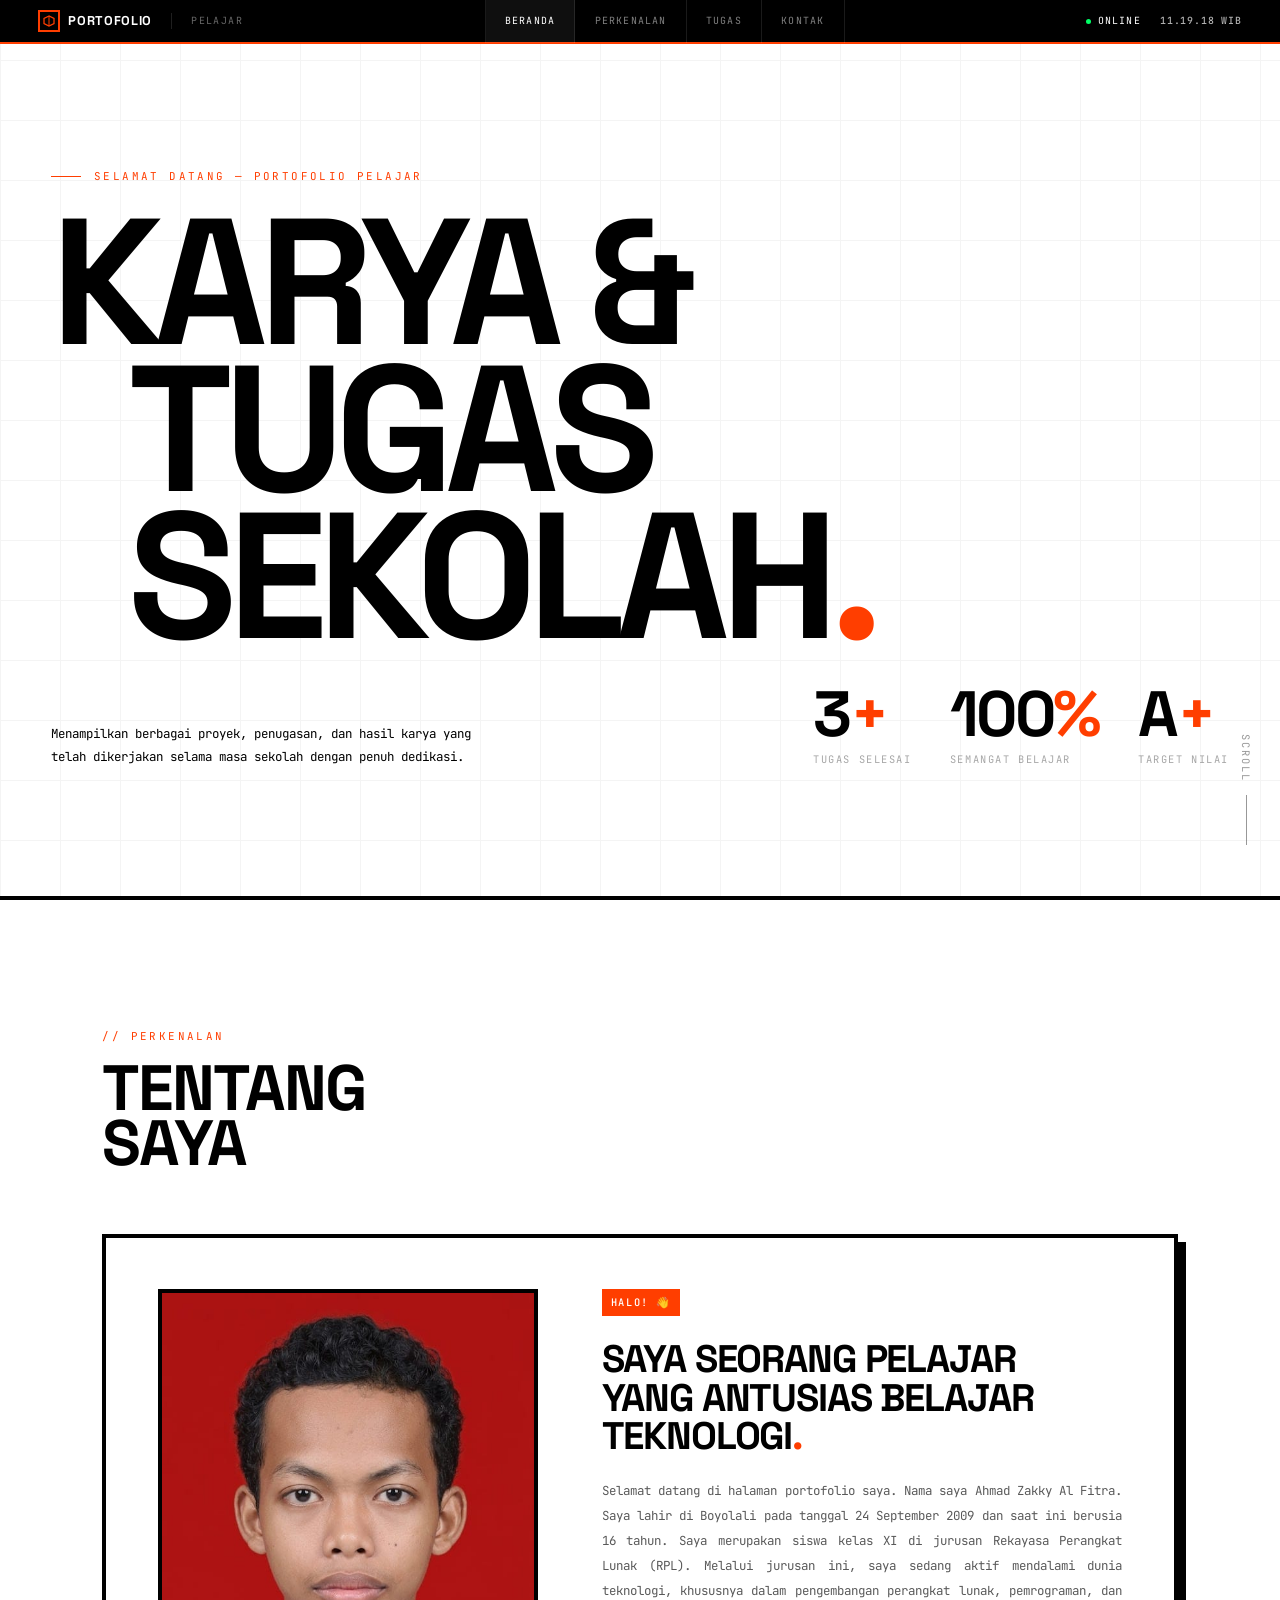
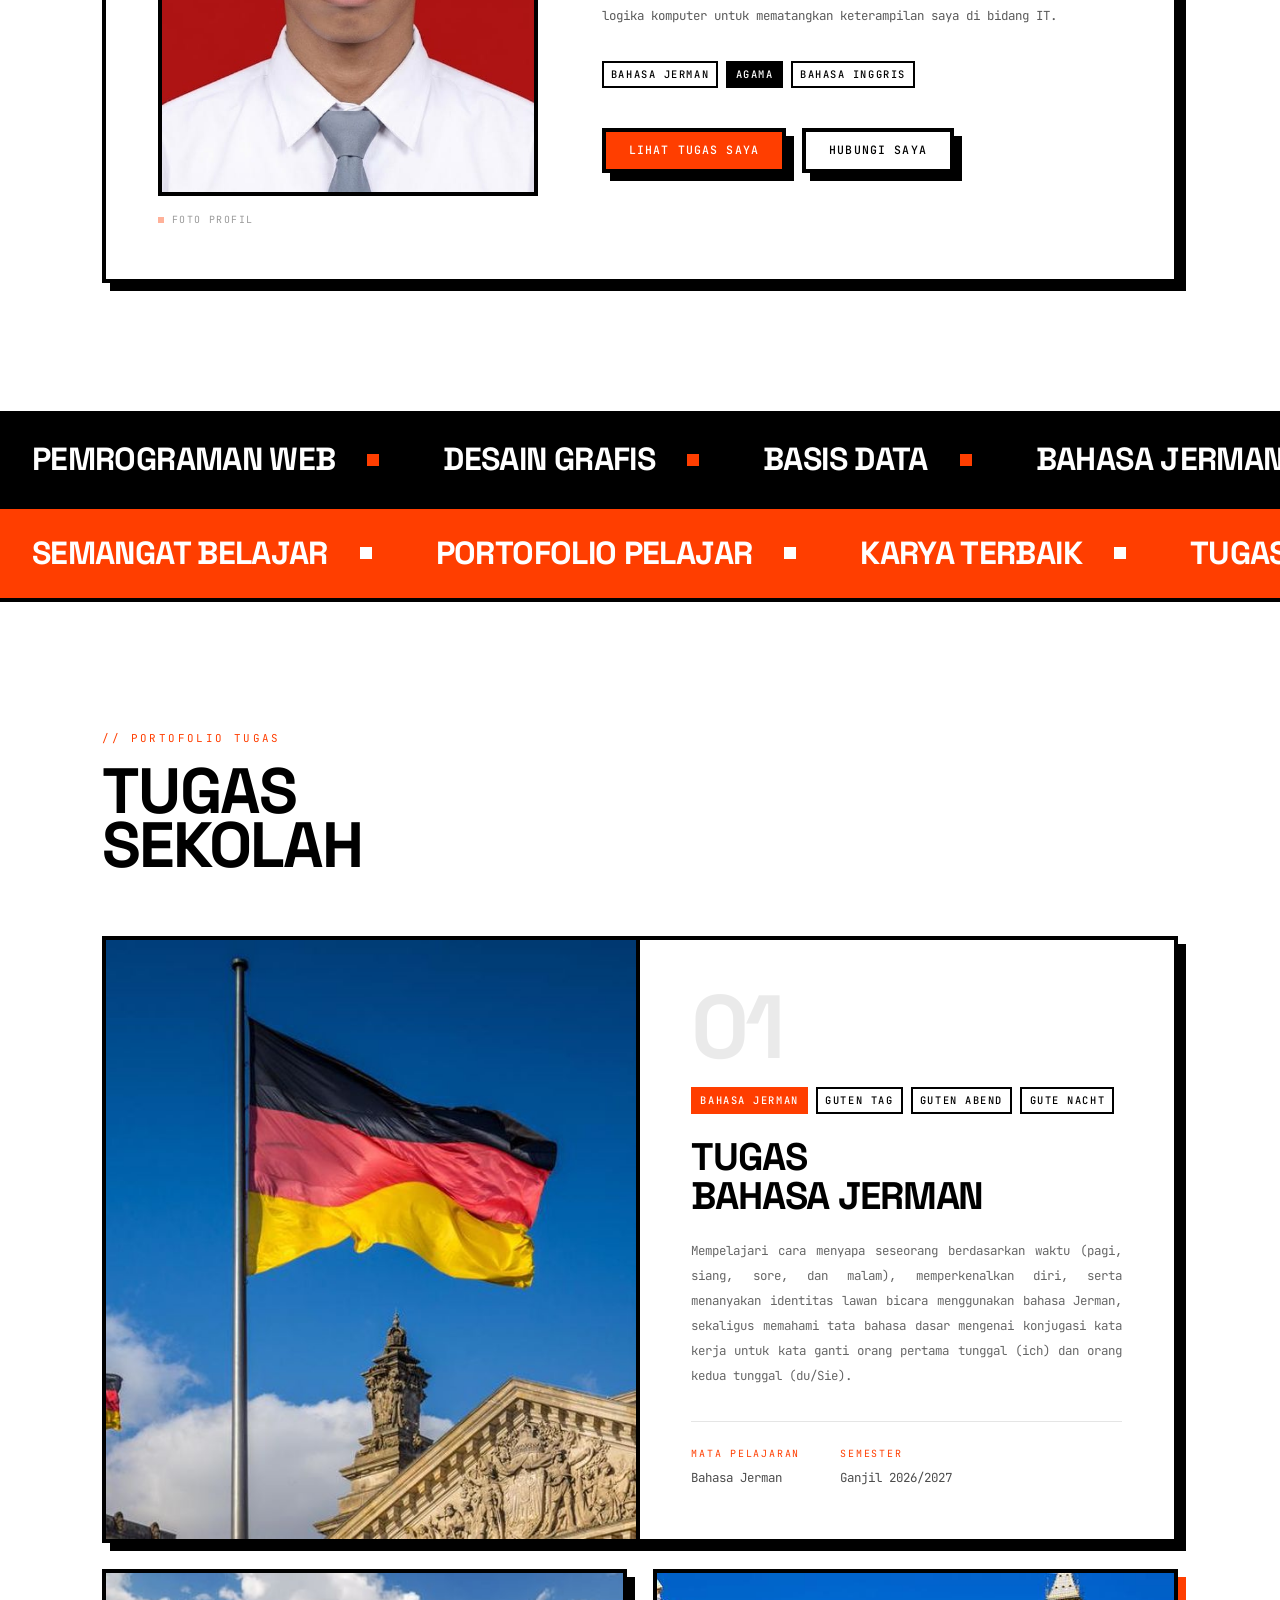
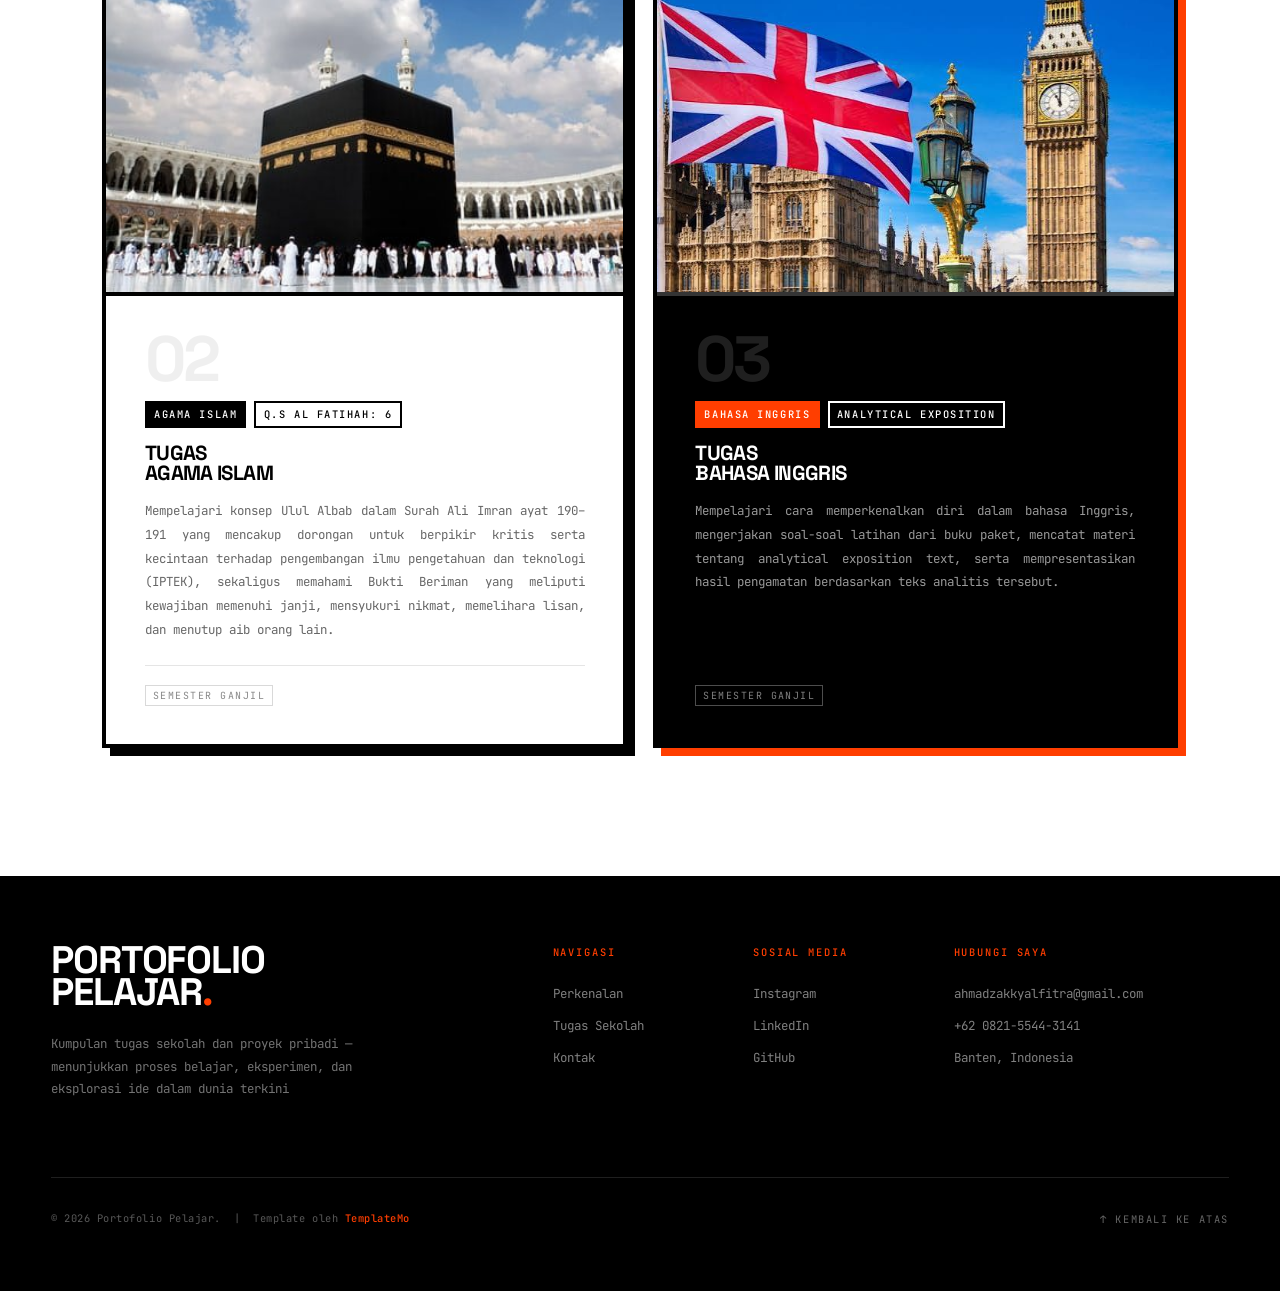
<file: index.html>
<!doctype html>
<html lang="id">
  <head>
    <meta charset="UTF-8" />
    <meta name="viewport" content="width=device-width, initial-scale=1.0" />
    <title>Portofolio Pelajar — Karya & Tugas Sekolah</title>
    <meta
      name="description"
      content="Portofolio pelajar yang menampilkan berbagai proyek, penugasan, dan hasil karya selama masa sekolah."
    />
    <link rel="preconnect" href="https://fonts.googleapis.com" />
    <link rel="preconnect" href="https://fonts.gstatic.com" crossorigin />
    <link
      href="https://fonts.googleapis.com/css2?family=JetBrains+Mono:wght@400;500&family=Space+Grotesk:wght@400;700&display=swap"
      rel="stylesheet"
    />
    <link rel="stylesheet" href="css/templatemo-axis-industrial.css" />
    <link rel="stylesheet" href="css/templatemo-axis-main-page.css" />
    <!--

TemplateMo 619 Axis Industrial

https://templatemo.com/tm-619-axis-industrial

-->
  </head>
  <body>
    <!-- ====== HEADER ====== -->
    <header class="header">
      <div class="header__inner">
        <div class="header__left">
          <a
            href="index.html"
            class="header__logo"
            aria-label="Beranda Portofolio"
          >
            <span class="header__logo-mark">
              <svg
                viewBox="0 0 24 24"
                fill="none"
                xmlns="http://www.w3.org/2000/svg"
              >
                <path
                  d="M12 2L2 7V17L12 22L22 17V7L12 2Z"
                  stroke="#FF3E00"
                  stroke-width="2.5"
                />
                <line
                  x1="12"
                  y1="2"
                  x2="12"
                  y2="22"
                  stroke="#FF3E00"
                  stroke-width="2"
                />
              </svg>
            </span>
            Portofolio
          </a>
          <span class="header__sep"></span>
          <span class="header__product">Pelajar</span>
        </div>
        <nav class="header__nav" id="headerNav">
          <a href="index.html" class="active">Beranda</a>
          <a href="#about">Perkenalan</a>
          <a href="#projects">Tugas</a>
          <a href="#contact">Kontak</a>
        </nav>
        <div class="header__right">
          <div class="header__status">
            <span class="header__status-dot"></span><span>Online</span>
          </div>
          <div class="header__clock" id="utcClock">--:--:-- WIB</div>
        </div>
        <button
          class="header__burger"
          id="headerBurger"
          aria-label="Toggle navigation"
          aria-expanded="false"
        >
          <span></span><span></span><span></span>
        </button>
      </div>
    </header>

    <!-- ====== HERO ====== -->
    <section class="hero">
      <div class="hero__grid hero__grid--dense" aria-hidden="true"></div>
      <div class="hero__label reveal">Selamat Datang — Portofolio Pelajar</div>
      <h1 class="hero__title">
        <span class="line">Karya &</span>
        <span class="line line--indent"
          >Tugas Sekolah<span class="accent-dot">.</span></span
        >
      </h1>
      <div class="hero__bottom">
        <p class="hero__desc reveal">
          Menampilkan berbagai proyek, penugasan, dan hasil karya yang telah
          dikerjakan selama masa sekolah dengan penuh dedikasi.
        </p>
        <div class="hero__stats reveal">
          <div>
            <div class="hero__stat-num">3<span class="accent">+</span></div>
            <div class="hero__stat-label">Tugas Selesai</div>
          </div>
          <div>
            <div class="hero__stat-num">100<span class="accent">%</span></div>
            <div class="hero__stat-label">Semangat Belajar</div>
          </div>
          <div>
            <div class="hero__stat-num">A<span class="accent">+</span></div>
            <div class="hero__stat-label">Target Nilai</div>
          </div>
        </div>
      </div>
      <div class="hero__scroll-cue" aria-hidden="true">Scroll</div>
    </section>

    <!-- ====== PERKENALAN / ABOUT ====== -->
    <section class="section" id="about">
      <div class="container">
        <div class="section__header reveal">
          <div class="section__eyebrow">// Perkenalan</div>
          <h2 class="section__title">Tentang<br />Saya</h2>
        </div>
        <div class="intro reveal">
          <div class="intro__photo">
            <div class="intro__photo-frame">
              <div class="intro__photo-placeholder">
                <svg
                  viewBox="0 0 80 80"
                  fill="none"
                  xmlns="http://www.w3.org/2000/svg"
                  width="80"
                  height="80"
                >
                  <circle
                    cx="40"
                    cy="30"
                    r="14"
                    stroke="currentColor"
                    stroke-width="2.5"
                  />
                  <path
                    d="M12 68C12 54.745 22.745 44 36 44H44C57.255 44 68 54.745 68 68"
                    stroke="currentColor"
                    stroke-width="2.5"
                    stroke-linecap="round"
                  />
                </svg>
                <span>FOTO ANDA </span>

                <img
                  src="GAMBAR\WhatsApp Image 2026-07-28 at 07.51.30.jpeg"
                  alt="Foto Profil"
                />
              </div>
              <!-- Ganti placeholder di atas dengan tag img berikut:
                    <img src="images/foto-profil.jpg" alt="Foto Profil"> -->
            </div>
            <div class="intro__photo-label">
              <span class="intro__photo-dot"></span>
              Foto Profil
            </div>
          </div>
          <div class="intro__content">
            <div class="intro__greeting">
              <span class="tag tag--safety">Halo! 👋</span>
            </div>
            <h3 class="intro__name">
              Saya seorang pelajar<br />yang antusias belajar<br />teknologi<span
                class="accent"
                >.</span
              >
            </h3>
            <p class="intro__bio" style="text-align: justify">
              Selamat datang di halaman portofolio saya. Nama saya Ahmad Zakky
              Al Fitra. Saya lahir di Boyolali pada tanggal 24 September 2009
              dan saat ini berusia 16 tahun. Saya merupakan siswa kelas XI di
              jurusan Rekayasa Perangkat Lunak (RPL). Melalui jurusan ini, saya
              sedang aktif mendalami dunia teknologi, khususnya dalam
              pengembangan perangkat lunak, pemrograman, dan logika komputer
              untuk mematangkan keterampilan saya di bidang IT.
            </p>
            <div class="intro__skills">
              <span class="tag">BAHASA JERMAN</span>
              <span class="tag tag--filled">AGAMA</span>
              <span class="tag">BAHASA INGGRIS</span>
            </div>
            <div class="intro__actions">
              <a href="#projects" class="btn btn--primary">Lihat Tugas Saya</a>
              <a href="#contact" class="btn btn--ghost">Hubungi Saya</a>
            </div>
          </div>
        </div>
      </div>
    </section>

    <!-- ====== TICKER ====== -->
    <div class="ticker" aria-hidden="true">
      <div class="ticker__track">
        <span class="ticker__item">Pemrograman Web</span
        ><span class="ticker__item">Desain Grafis</span
        ><span class="ticker__item">Basis Data</span
        ><span class="ticker__item">Bahasa Jerman</span
        ><span class="ticker__item">HTML & CSS</span
        ><span class="ticker__item">Bahasa Inggris</span
        ><span class="ticker__item">Agama</span
        ><span class="ticker__item">MySQL</span
        ><span class="ticker__item">Pemrograman Web</span
        ><span class="ticker__item">Desain Grafis</span
        ><span class="ticker__item">Basis Data</span
        ><span class="ticker__item">Bahasa Jerman</span
        ><span class="ticker__item">HTML & CSS</span
        ><span class="ticker__item">Bahasa Inggris</span
        ><span class="ticker__item">Agama</span
        ><span class="ticker__item">MySQL</span>
      </div>
    </div>
    <div class="ticker ticker--reverse ticker--safety" aria-hidden="true">
      <div class="ticker__track">
        <span class="ticker__item">Semangat Belajar</span
        ><span class="ticker__item">Portofolio Pelajar</span
        ><span class="ticker__item">Karya Terbaik</span
        ><span class="ticker__item">Tugas Sekolah</span
        ><span class="ticker__item">Semangat Belajar</span
        ><span class="ticker__item">Portofolio Pelajar</span
        ><span class="ticker__item">Karya Terbaik</span
        ><span class="ticker__item">Tugas Sekolah</span
        ><span class="ticker__item">Semangat Belajar</span
        ><span class="ticker__item">Portofolio Pelajar</span
        ><span class="ticker__item">Karya Terbaik</span
        ><span class="ticker__item">Tugas Sekolah</span>
      </div>
    </div>

    <!-- ====== TUGAS SEKOLAH / PROJECTS ====== -->
    <section class="section" id="projects">
      <div class="container">
        <div class="section__header reveal">
          <div class="section__eyebrow">// Portofolio Tugas</div>
          <h2 class="section__title">Tugas<br />Sekolah</h2>
        </div>

        <!-- TUGAS 1 — Full-width featured -->
        <article class="project project--featured reveal">
          <div class="project__photo">
            <div class="project__photo-placeholder">
              <svg
                viewBox="0 0 64 64"
                fill="none"
                xmlns="http://www.w3.org/2000/svg"
                width="64"
                height="64"
              >
                <rect
                  x="4"
                  y="8"
                  width="56"
                  height="42"
                  rx="2"
                  stroke="currentColor"
                  stroke-width="2.5"
                />
                <path
                  d="M4 40L20 28L32 38L44 26L60 38"
                  stroke="currentColor"
                  stroke-width="2.5"
                  stroke-linejoin="round"
                />
                <circle
                  cx="18"
                  cy="22"
                  r="4"
                  stroke="currentColor"
                  stroke-width="2"
                />
                <line
                  x1="16"
                  y1="58"
                  x2="48"
                  y2="58"
                  stroke="currentColor"
                  stroke-width="2.5"
                  stroke-linecap="round"
                />
              </svg>
              <span>Foto Tugas 1</span>
              <img src="GAMBAR\bendera-jerman-dan-gedung-reichstag_169.jpeg" />
            </div>
            <!-- Ganti placeholder di atas dengan:
                <img src="images/tugas1.jpg" alt="Tugas Pemrograman Web"> -->
          </div>
          <div class="project__content">
            <div class="project__number">01</div>
            <div class="project__tags">
              <span class="tag tag--safety">Bahasa Jerman</span>
              <span class="tag">Guten Tag</span>
              <span class="tag">Guten Abend</span>
              <span class="tag">Gute Nacht</span>
            </div>
            <h3 class="project__title">Tugas<br />Bahasa Jerman</h3>
            <p class="project__desc" style="text-align: justify">
              Mempelajari cara menyapa seseorang berdasarkan waktu (pagi, siang,
              sore, dan malam), memperkenalkan diri, serta menanyakan identitas
              lawan bicara menggunakan bahasa Jerman, sekaligus memahami tata
              bahasa dasar mengenai konjugasi kata kerja untuk kata ganti orang
              pertama tunggal (ich) dan orang kedua tunggal (du/Sie).
            </p>
            <div class="project__meta">
              <div class="project__meta-item">
                <div class="project__meta-label">Mata Pelajaran</div>
                <div class="project__meta-value">Bahasa Jerman</div>
              </div>
              <div class="project__meta-item">
                <div class="project__meta-label">Semester</div>
                <div class="project__meta-value">Ganjil 2026/2027</div>
              </div>
            </div>
          </div>
        </article>

        <!-- TUGAS 2 & 3 — Side-by-side grid -->
        <div class="project-grid">
          <!-- Tugas 2 -->
          <article class="project-card reveal">
            <div class="project-card__photo">
              <div class="project__photo-placeholder">
                <svg
                  viewBox="0 0 64 64"
                  fill="none"
                  xmlns="http://www.w3.org/2000/svg"
                  width="48"
                  height="48"
                >
                  <rect
                    x="14"
                    y="4"
                    width="36"
                    height="56"
                    rx="4"
                    stroke="currentColor"
                    stroke-width="2.5"
                  />
                  <line
                    x1="26"
                    y1="52"
                    x2="38"
                    y2="52"
                    stroke="currentColor"
                    stroke-width="2.5"
                    stroke-linecap="round"
                  />
                  <rect
                    x="20"
                    y="12"
                    width="24"
                    height="32"
                    rx="1"
                    stroke="currentColor"
                    stroke-width="1.5"
                  />
                </svg>
                <span>Foto Tugas 2</span>
                <img src="GAMBAR\kabah1.jpg" />
              </div>
              <!-- Ganti placeholder di atas dengan:
                    <img src="images/tugas2.jpg" alt="Desain Antarmuka"> -->
            </div>
            <div class="project-card__content">
              <div class="project-card__number">02</div>
              <div class="project-card__tags">
                <span class="tag tag--filled">Agama Islam</span>
                <span class="tag">Q.S Al Fatihah: 6</span>
              </div>
              <h3 class="project-card__title">Tugas<br />Agama Islam</h3>
              <p class="project-card__desc" style="text-align: justify">
                Mempelajari konsep Ulul Albab dalam Surah Ali Imran ayat 190–191
                yang mencakup dorongan untuk berpikir kritis serta kecintaan
                terhadap pengembangan ilmu pengetahuan dan teknologi (IPTEK),
                sekaligus memahami Bukti Beriman yang meliputi kewajiban
                memenuhi janji, mensyukuri nikmat, memelihara lisan, dan menutup
                aib orang lain.
              </p>
              <div class="project-card__footer">
                <span class="project-card__semester">Semester Ganjil</span>
              </div>
            </div>
          </article>

          <!-- Tugas 3 -->
          <article class="project-card project-card--dark reveal">
            <div class="project-card__photo">
              <div class="project__photo-placeholder">
                <svg
                  viewBox="0 0 64 64"
                  fill="none"
                  xmlns="http://www.w3.org/2000/svg"
                  width="48"
                  height="48"
                >
                  <ellipse
                    cx="32"
                    cy="24"
                    rx="22"
                    ry="10"
                    stroke="currentColor"
                    stroke-width="2.5"
                  />
                  <path
                    d="M10 24V40C10 45.523 19.85 50 32 50C44.15 50 54 45.523 54 40V24"
                    stroke="currentColor"
                    stroke-width="2.5"
                  />
                  <path
                    d="M10 32C10 37.523 19.85 42 32 42C44.15 42 54 37.523 54 32"
                    stroke="currentColor"
                    stroke-width="2"
                  />
                </svg>
                <span>Foto Tugas 3</span>
                <img src="GAMBAR\inggris.jpg" />
              </div>
              <!-- Ganti placeholder di atas dengan:
                    <img src="images/tugas3.jpg" alt="Sistem Perpustakaan"> -->
            </div>
            <div class="project-card__content">
              <div class="project-card__number">03</div>
              <div class="project-card__tags">
                <span class="tag tag--safety">Bahasa Inggris</span>
                <span
                  class="tag"
                  style="
                    border-color: white;
                    color: white;
                    background-color: black;
                  "
                  >Analytical Exposition</span
                >
              </div>
              <h3 class="project-card__title">Tugas<br />Bahasa Inggris</h3>
              <p class="project-card__desc" style="text-align: justify">
                Mempelajari cara memperkenalkan diri dalam bahasa Inggris,
                mengerjakan soal-soal latihan dari buku paket, mencatat materi
                tentang analytical exposition text, serta mempresentasikan hasil
                pengamatan berdasarkan teks analitis tersebut.
              </p>
              <div class="project-card__footer">
                <span
                  class="project-card__semester"
                  style="
                    border-color: rgba(255, 255, 255, 0.3);
                    color: rgba(255, 255, 255, 0.5);
                  "
                  >Semester Ganjil</span
                >
              </div>
            </div>
          </article>
        </div>
      </div>
    </section>

    <!-- ====== FOOTER ====== -->
    <footer class="footer" id="contact">
      <div class="footer__inner">
        <div class="footer__top">
          <div class="footer__brand">
            <h2 class="font-display footer__brand-name">
              Portofolio<br />Pelajar<span class="accent">.</span>
            </h2>
            <p class="footer__brand-desc">
              Kumpulan tugas sekolah dan proyek pribadi — menunjukkan proses
              belajar, eksperimen, dan eksplorasi ide dalam dunia terkini
            </p>
          </div>
          <div class="footer__col">
            <div class="footer__col-title">Navigasi</div>
            <a href="#about">Perkenalan</a>
            <a href="#projects">Tugas Sekolah</a>
            <a href="#contact">Kontak</a>
          </div>
          <div class="footer__col">
            <div class="footer__col-title">Sosial Media</div>
            <a href="#" target="_blank" rel="noopener">Instagram</a>
            <a href="#" target="_blank" rel="noopener">LinkedIn</a>
            <a href="#" target="_blank" rel="noopener">GitHub</a>
          </div>
          <div class="footer__col">
            <div class="footer__col-title">Hubungi Saya</div>
            <a href="mailto:email@contoh.com">ahmadzakkyalfitra@gmail.com</a>
            <a href="tel:+6281234567890">+62 0821-5544-3141</a>
            <a href="#">Banten, Indonesia</a>
          </div>
        </div>
        <div class="footer__bottom">
          <span class="footer__copy"
            >&copy; 2026 Portofolio Pelajar. &nbsp;|&nbsp; Template oleh
            <a
              href="https://templatemo.com/tm-619-axis-industrial"
              target="_blank"
              rel="nofollow noopener"
              >TemplateMo</a
            ></span
          >
          <button
            class="footer__back-top"
            id="backToTop"
            aria-label="Kembali ke atas"
          >
            ↑ Kembali ke Atas
          </button>
        </div>
      </div>
    </footer>

    <script src="js/templatemo-axis-script.js"></script>
  </body>
</html>
</file>
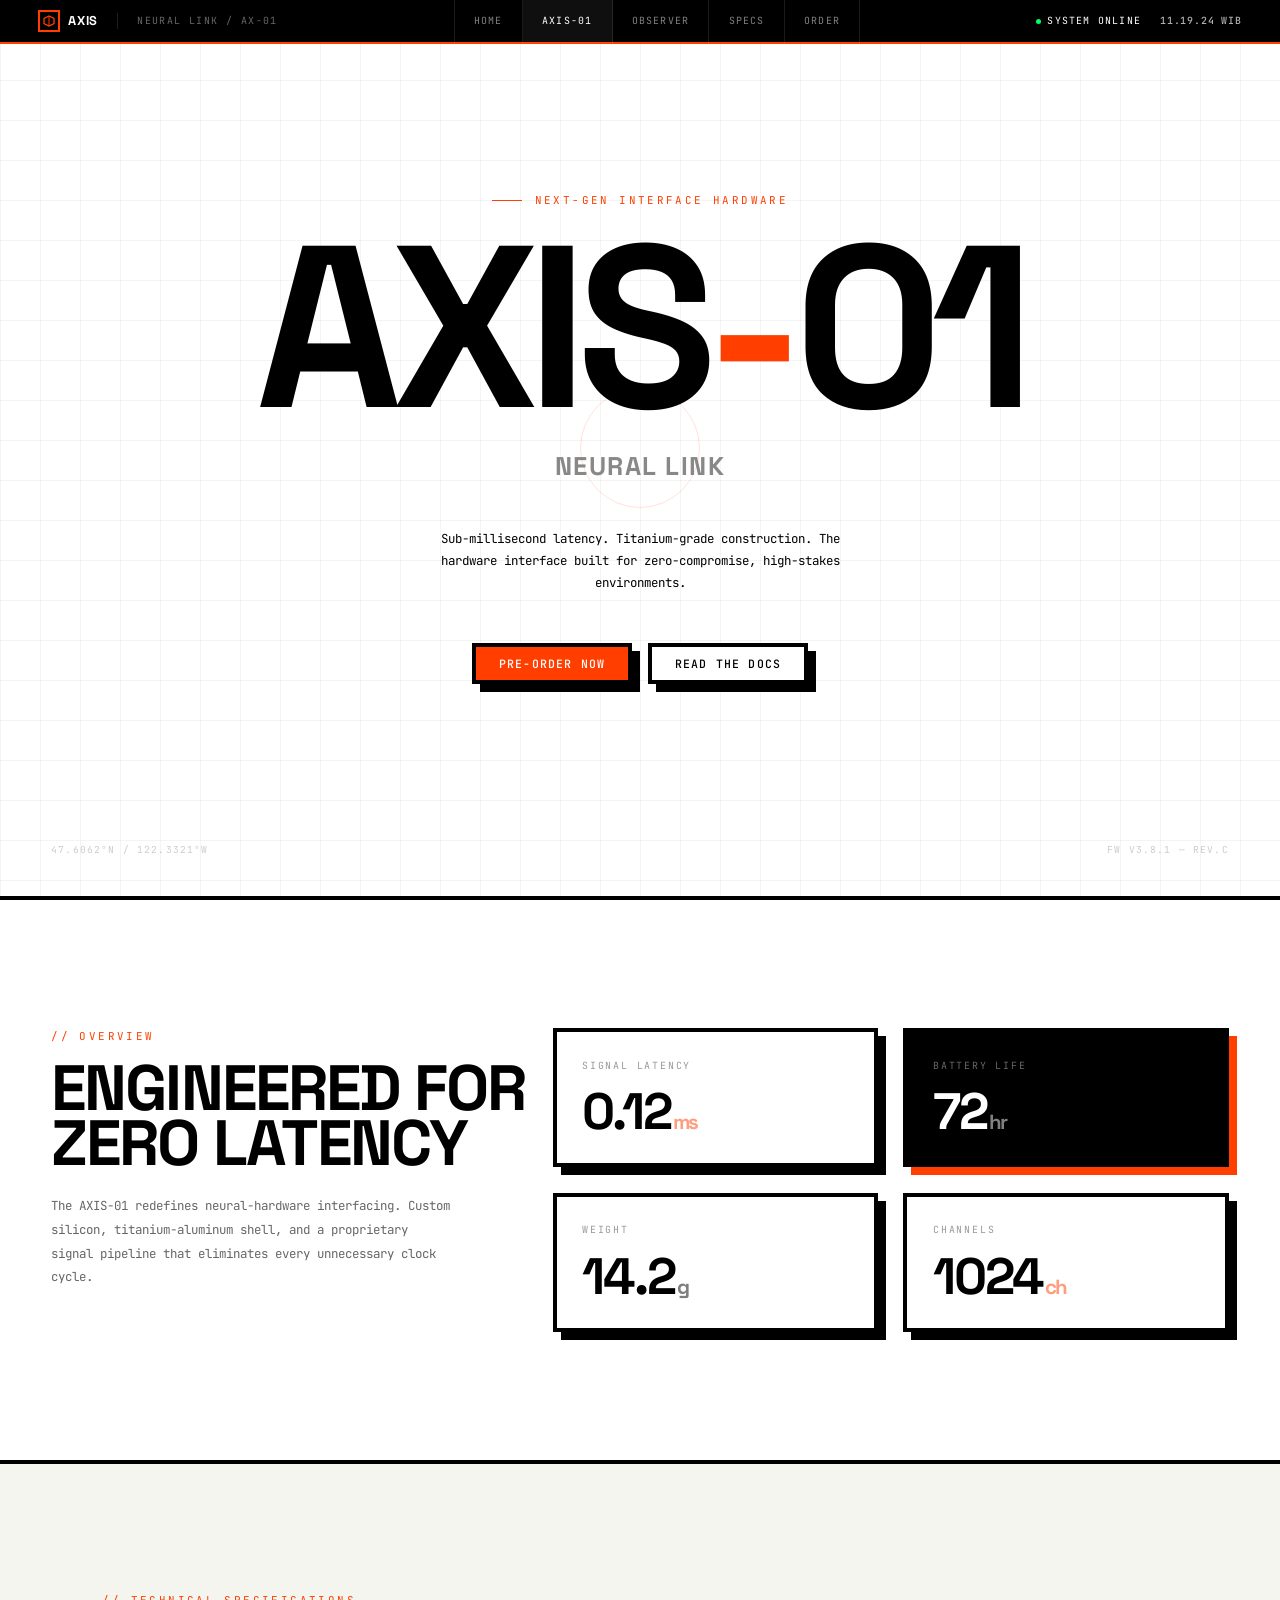
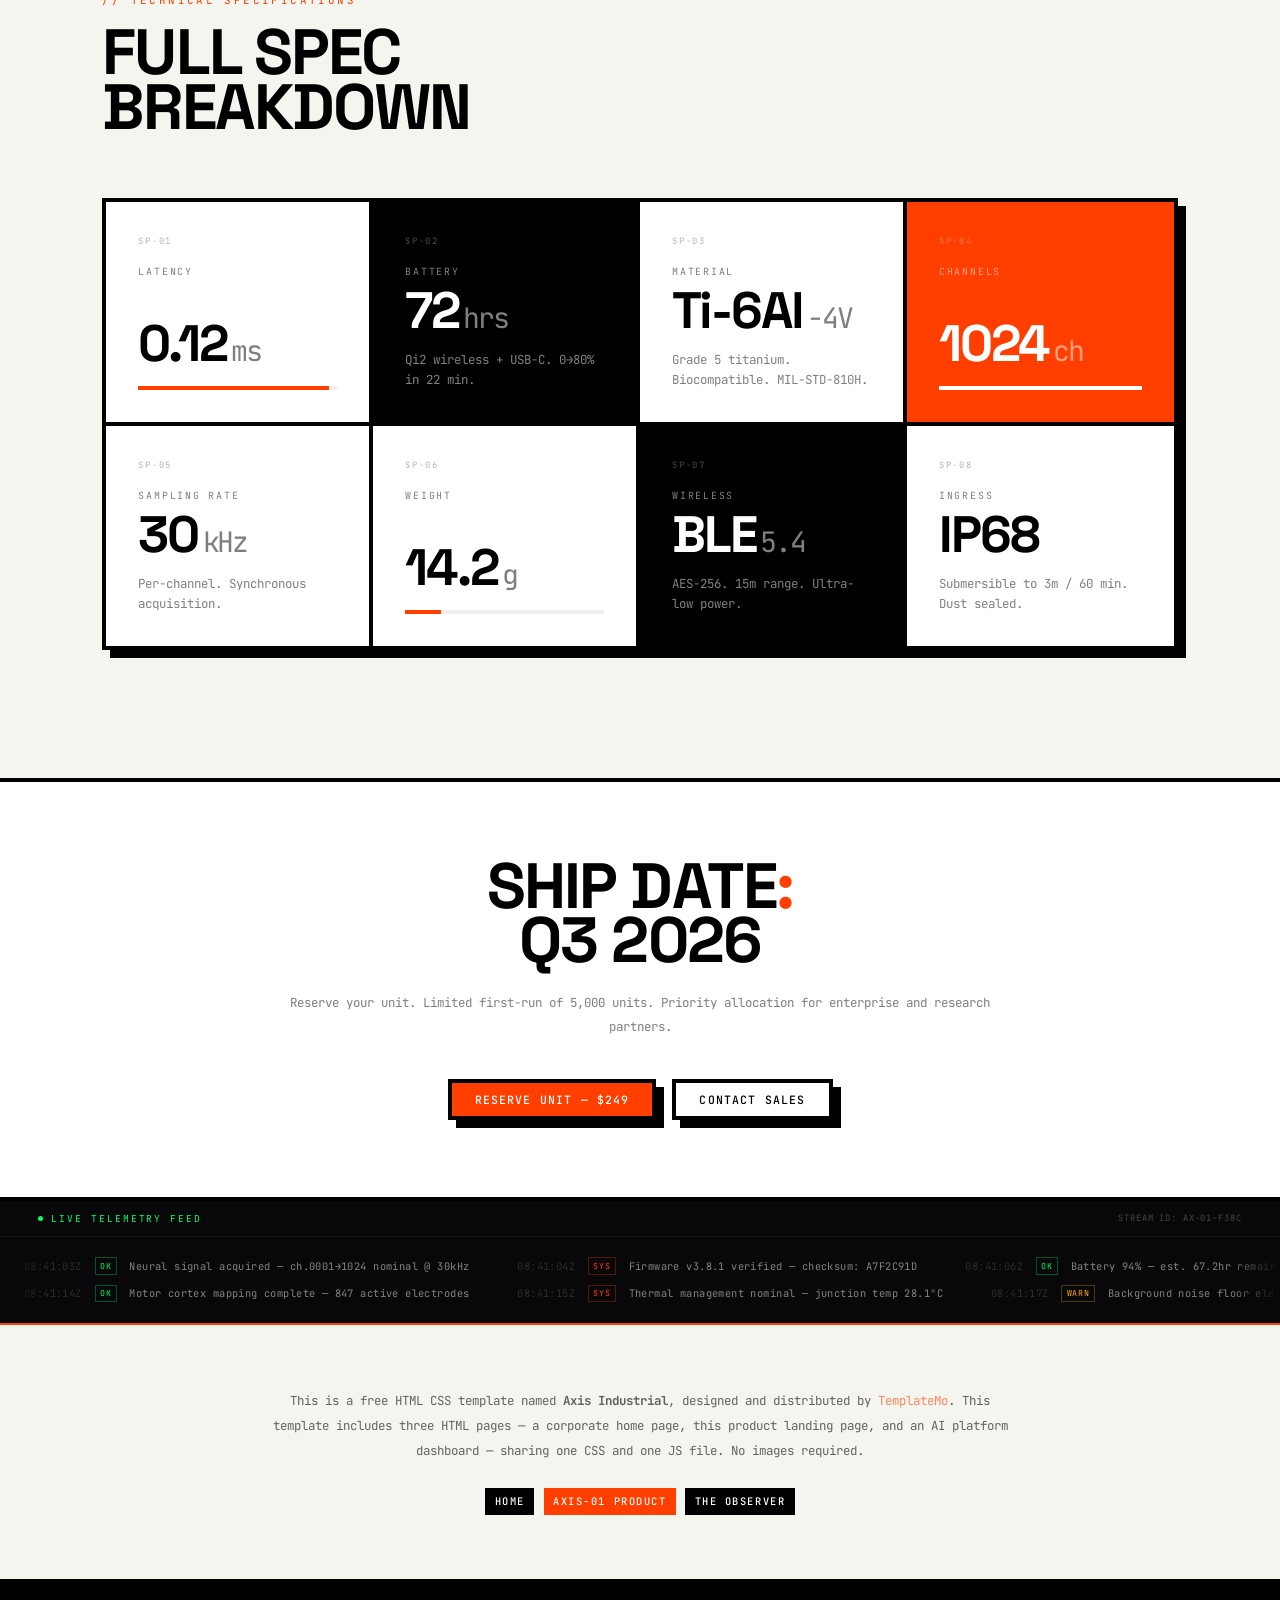
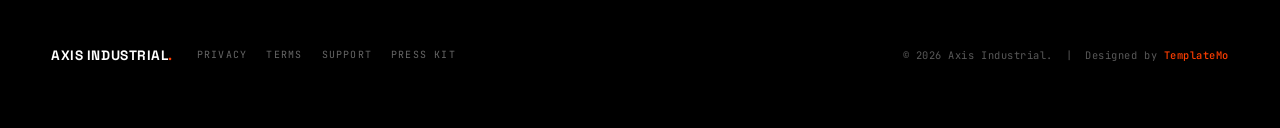
<file: landing-page.html>
<!DOCTYPE html>
<html lang="en">
<head>
<meta charset="UTF-8">
<meta name="viewport" content="width=device-width, initial-scale=1.0">
<title>AXIS-01 Neural Link — Next-Gen Interface Hardware</title>
<meta name="description" content="AXIS-01 Neural Link. Sub-millisecond latency. Titanium-grade construction. The hardware interface built for zero-compromise environments.">
<link rel="preconnect" href="https://fonts.googleapis.com">
<link rel="preconnect" href="https://fonts.gstatic.com" crossorigin>
<link href="https://fonts.googleapis.com/css2?family=JetBrains+Mono:wght@400;500&family=Space+Grotesk:wght@400;700&display=swap" rel="stylesheet">
<link rel="stylesheet" href="css/templatemo-axis-industrial.css">
<link rel="stylesheet" href="css/templatemo-axis-landing-page.css">
<!--

TemplateMo 619 Axis Industrial

https://templatemo.com/tm-619-axis-industrial

-->
</head>
<body>

<!-- ====== HEADER ====== -->
<header class="header">
    <div class="header__inner">
        <div class="header__left">
            <a href="index.html" class="header__logo" aria-label="Axis Industrial Home">
                <span class="header__logo-mark"><svg viewBox="0 0 24 24" fill="none" xmlns="http://www.w3.org/2000/svg"><path d="M12 2L2 7V17L12 22L22 17V7L12 2Z" stroke="#FF3E00" stroke-width="2.5"/><line x1="12" y1="2" x2="12" y2="22" stroke="#FF3E00" stroke-width="2"/></svg></span>
                Axis
            </a>
            <span class="header__sep"></span>
            <span class="header__product">Neural Link / AX-01</span>
        </div>
        <nav class="header__nav" id="headerNav">
            <a href="index.html">Home</a>
            <a href="landing-page.html" class="active">AXIS-01</a>
            <a href="the-observer.html">Observer</a>
            <a href="#specs">Specs</a>
            <a href="#order">Order</a>
        </nav>
        <div class="header__right">
            <div class="header__status"><span class="header__status-dot"></span><span>System Online</span></div>
            <div class="header__clock" id="utcClock">--:--:-- UTC</div>
        </div>
        <button class="header__burger" id="headerBurger" aria-label="Toggle navigation" aria-expanded="false"><span></span><span></span><span></span></button>
    </div>
</header>


<!-- ====== HERO ====== -->
<section class="hero hero--center hero--product">
    <div class="hero__grid" aria-hidden="true"></div>
    <div class="hero__label reveal">Next-Gen Interface Hardware</div>
    <h1 class="hero__title">AXIS<span class="accent-dot">-</span>01</h1>
    <p class="hero__subtitle reveal">Neural Link</p>
    <p class="hero__desc reveal" style="margin-bottom:3rem">Sub-millisecond latency. Titanium-grade construction. The hardware interface built for zero-compromise, high-stakes environments.</p>
    <div class="hero__actions reveal">
        <button class="btn btn--primary">Pre-Order Now</button>
        <button class="btn btn--ghost">Read the Docs</button>
    </div>
    <span class="hero__coords" aria-hidden="true">47.6062°N / 122.3321°W</span>
    <span class="hero__version" aria-hidden="true">FW v3.8.1 — Rev.C</span>
</section>


<!-- ====== PRODUCT DETAILS ====== -->
<section class="section" id="overview">
    <div class="details__inner">
        <div class="details__left reveal">
            <div class="section__eyebrow">// Overview</div>
            <h2 class="section__title">Engineered for<br>Zero Latency</h2>
            <p class="details__text" style="margin-top:1.5rem">The AXIS-01 redefines neural-hardware interfacing. Custom silicon, titanium-aluminum shell, and a proprietary signal pipeline that eliminates every unnecessary clock cycle.</p>
        </div>
        <div class="details__right">
            <div class="stat-card reveal"><div class="stat-card__label">Signal Latency</div><div class="stat-card__value">0.12<span class="stat-card__unit accent">ms</span></div></div>
            <div class="stat-card stat-card--dark reveal"><div class="stat-card__label">Battery Life</div><div class="stat-card__value">72<span class="stat-card__unit">hr</span></div></div>
            <div class="stat-card reveal"><div class="stat-card__label">Weight</div><div class="stat-card__value">14.2<span class="stat-card__unit">g</span></div></div>
            <div class="stat-card reveal"><div class="stat-card__label">Channels</div><div class="stat-card__value">1024<span class="stat-card__unit accent">ch</span></div></div>
        </div>
    </div>
</section>


<!-- ====== SPEC GRID ====== -->
<section class="section section--surface" id="specs">
    <div class="container">
        <div class="section__header reveal">
            <div class="section__eyebrow">// Technical Specifications</div>
            <h2 class="section__title">Full Spec<br>Breakdown</h2>
        </div>
        <div class="spec-grid reveal">
            <div class="spec-cell"><div><div class="spec-cell__id">SP-01</div><div class="spec-cell__label">Latency</div></div><div><div class="spec-cell__value">0.12<span class="spec-cell__unit">ms</span></div><div class="bar-track"><div class="bar-track__fill" style="width:96%"></div></div></div></div>
            <div class="spec-cell spec-cell--dark"><div><div class="spec-cell__id">SP-02</div><div class="spec-cell__label">Battery</div></div><div><div class="spec-cell__value">72<span class="spec-cell__unit">hrs</span></div><div class="spec-cell__note">Qi2 wireless + USB-C. 0→80% in 22 min.</div></div></div>
            <div class="spec-cell"><div><div class="spec-cell__id">SP-03</div><div class="spec-cell__label">Material</div></div><div><div class="spec-cell__value">Ti-6Al<span class="spec-cell__unit">-4V</span></div><div class="spec-cell__note">Grade 5 titanium. Biocompatible. MIL-STD-810H.</div></div></div>
            <div class="spec-cell spec-cell--safety"><div><div class="spec-cell__id">SP-04</div><div class="spec-cell__label">Channels</div></div><div><div class="spec-cell__value">1024<span class="spec-cell__unit">ch</span></div><div class="bar-track"><div class="bar-track__fill" style="width:100%"></div></div></div></div>
            <div class="spec-cell"><div><div class="spec-cell__id">SP-05</div><div class="spec-cell__label">Sampling Rate</div></div><div><div class="spec-cell__value">30<span class="spec-cell__unit">kHz</span></div><div class="spec-cell__note">Per-channel. Synchronous acquisition.</div></div></div>
            <div class="spec-cell"><div><div class="spec-cell__id">SP-06</div><div class="spec-cell__label">Weight</div></div><div><div class="spec-cell__value">14.2<span class="spec-cell__unit">g</span></div><div class="bar-track"><div class="bar-track__fill" style="width:18%"></div></div></div></div>
            <div class="spec-cell spec-cell--dark"><div><div class="spec-cell__id">SP-07</div><div class="spec-cell__label">Wireless</div></div><div><div class="spec-cell__value">BLE<span class="spec-cell__unit">5.4</span></div><div class="spec-cell__note">AES-256. 15m range. Ultra-low power.</div></div></div>
            <div class="spec-cell"><div><div class="spec-cell__id">SP-08</div><div class="spec-cell__label">Ingress</div></div><div><div class="spec-cell__value">IP68</div><div class="spec-cell__note">Submersible to 3m / 60 min. Dust sealed.</div></div></div>
        </div>
    </div>
</section>


<!-- ====== CTA ====== -->
<section class="cta-band" id="order">
    <div class="cta-band__inner reveal">
        <h2 class="cta-band__title">Ship Date<span class="accent">:</span><br>Q3 2026</h2>
        <p class="cta-band__text">Reserve your unit. Limited first-run of 5,000 units. Priority allocation for enterprise and research partners.</p>
        <div class="cta-band__actions">
            <button class="btn btn--primary">Reserve Unit — $249</button>
            <button class="btn btn--ghost">Contact Sales</button>
        </div>
    </div>
</section>


<!-- ====== TERMINAL LOG ====== -->
<div class="log" aria-label="System telemetry">
    <div class="log__header">
        <div class="log__header-title">Live Telemetry Feed</div>
        <div class="log__header-status">Stream ID: AX-01-F38C</div>
    </div>
    <div class="log__body">
        <div class="log__track">
            <div class="log__entry"><span class="log__entry-time">08:41:03Z</span><span class="log__entry-tag log-ok">OK</span><span class="log__entry-msg">Neural signal acquired — ch.0001→1024 nominal @ 30kHz</span></div>
            <div class="log__entry"><span class="log__entry-time">08:41:04Z</span><span class="log__entry-tag log-sys">SYS</span><span class="log__entry-msg">Firmware v3.8.1 verified — checksum: A7F2C91D</span></div>
            <div class="log__entry"><span class="log__entry-time">08:41:06Z</span><span class="log__entry-tag log-ok">OK</span><span class="log__entry-msg">Battery 94% — est. 67.2hr remaining — temp 22.4°C</span></div>
            <div class="log__entry"><span class="log__entry-time">08:41:08Z</span><span class="log__entry-tag log-warn">WARN</span><span class="log__entry-msg">Impedance drift +0.3kΩ ch.0847 — auto-calibrating</span></div>
            <div class="log__entry"><span class="log__entry-time">08:41:09Z</span><span class="log__entry-tag log-ok">OK</span><span class="log__entry-msg">BLE 5.4 link stable — RSSI -42dBm — AES-256 active</span></div>
            <div class="log__entry"><span class="log__entry-time">08:41:12Z</span><span class="log__entry-tag log-sys">SYS</span><span class="log__entry-msg">Latency calibration: 0.118ms avg — within spec</span></div>
            <div class="log__entry"><span class="log__entry-time">08:41:03Z</span><span class="log__entry-tag log-ok">OK</span><span class="log__entry-msg">Neural signal acquired — ch.0001→1024 nominal @ 30kHz</span></div>
            <div class="log__entry"><span class="log__entry-time">08:41:04Z</span><span class="log__entry-tag log-sys">SYS</span><span class="log__entry-msg">Firmware v3.8.1 verified — checksum: A7F2C91D</span></div>
            <div class="log__entry"><span class="log__entry-time">08:41:06Z</span><span class="log__entry-tag log-ok">OK</span><span class="log__entry-msg">Battery 94% — est. 67.2hr remaining — temp 22.4°C</span></div>
            <div class="log__entry"><span class="log__entry-time">08:41:08Z</span><span class="log__entry-tag log-warn">WARN</span><span class="log__entry-msg">Impedance drift +0.3kΩ ch.0847 — auto-calibrating</span></div>
            <div class="log__entry"><span class="log__entry-time">08:41:09Z</span><span class="log__entry-tag log-ok">OK</span><span class="log__entry-msg">BLE 5.4 link stable — RSSI -42dBm — AES-256 active</span></div>
            <div class="log__entry"><span class="log__entry-time">08:41:12Z</span><span class="log__entry-tag log-sys">SYS</span><span class="log__entry-msg">Latency calibration: 0.118ms avg — within spec</span></div>
        </div>
        <div class="log__track log__track--reverse">
            <div class="log__entry"><span class="log__entry-time">08:41:14Z</span><span class="log__entry-tag log-ok">OK</span><span class="log__entry-msg">Motor cortex mapping complete — 847 active electrodes</span></div>
            <div class="log__entry"><span class="log__entry-time">08:41:15Z</span><span class="log__entry-tag log-sys">SYS</span><span class="log__entry-msg">Thermal management nominal — junction temp 28.1°C</span></div>
            <div class="log__entry"><span class="log__entry-time">08:41:17Z</span><span class="log__entry-tag log-warn">WARN</span><span class="log__entry-msg">Background noise floor elevated — ch.0512 SNR 18.4dB</span></div>
            <div class="log__entry"><span class="log__entry-time">08:41:19Z</span><span class="log__entry-tag log-ok">OK</span><span class="log__entry-msg">Data pipeline flushed — 1.2GB/hr to cloud</span></div>
            <div class="log__entry"><span class="log__entry-time">08:41:21Z</span><span class="log__entry-tag log-ok">OK</span><span class="log__entry-msg">Biocompatibility sensors green — pH 7.38</span></div>
            <div class="log__entry"><span class="log__entry-time">08:41:14Z</span><span class="log__entry-tag log-ok">OK</span><span class="log__entry-msg">Motor cortex mapping complete — 847 active electrodes</span></div>
            <div class="log__entry"><span class="log__entry-time">08:41:15Z</span><span class="log__entry-tag log-sys">SYS</span><span class="log__entry-msg">Thermal management nominal — junction temp 28.1°C</span></div>
            <div class="log__entry"><span class="log__entry-time">08:41:17Z</span><span class="log__entry-tag log-warn">WARN</span><span class="log__entry-msg">Background noise floor elevated — ch.0512 SNR 18.4dB</span></div>
            <div class="log__entry"><span class="log__entry-time">08:41:19Z</span><span class="log__entry-tag log-ok">OK</span><span class="log__entry-msg">Data pipeline flushed — 1.2GB/hr to cloud</span></div>
            <div class="log__entry"><span class="log__entry-time">08:41:21Z</span><span class="log__entry-tag log-ok">OK</span><span class="log__entry-msg">Biocompatibility sensors green — pH 7.38</span></div>
        </div>
    </div>
</div>


<!-- ====== ABOUT THIS TEMPLATE ====== -->
<section class="about">
    <div class="about__inner">
        <p class="about__text">
            This is a free HTML CSS template named <strong>Axis Industrial</strong>, designed and distributed by
            <a href="https://templatemo.com/tm-619-axis-industrial" target="_blank" rel="noopener" style="color:var(--safety)">TemplateMo</a>.
            This template includes three HTML pages — a corporate home page, this product landing page, and an AI platform dashboard — sharing one CSS and one JS file. No images required.
        </p>
        <div class="about__links">
            <a href="index.html" class="tag tag--filled">Home</a>
            <a href="landing-page.html" class="tag tag--safety">AXIS-01 Product</a>
            <a href="the-observer.html" class="tag tag--filled">The Observer</a>
        </div>
    </div>
</section>


<!-- ====== FOOTER ====== -->
<footer class="footer footer--compact">
    <div class="footer__inner">
        <div class="footer__left">
            <span class="footer__logo font-display">Axis Industrial<span class="accent">.</span></span>
            <div class="footer__links"><a href="#">Privacy</a><a href="#">Terms</a><a href="#">Support</a><a href="#">Press Kit</a></div>
        </div>
        <span class="footer__copy">&copy; 2026 Axis Industrial. &nbsp;|&nbsp; Designed by <a href="https://templatemo.com/tm-619-axis-industrial" target="_blank" rel="nofollow noopener">TemplateMo</a></span>
    </div>
</footer>

<script src="js/templatemo-axis-script.js"></script>
</body>
</html>
</file>
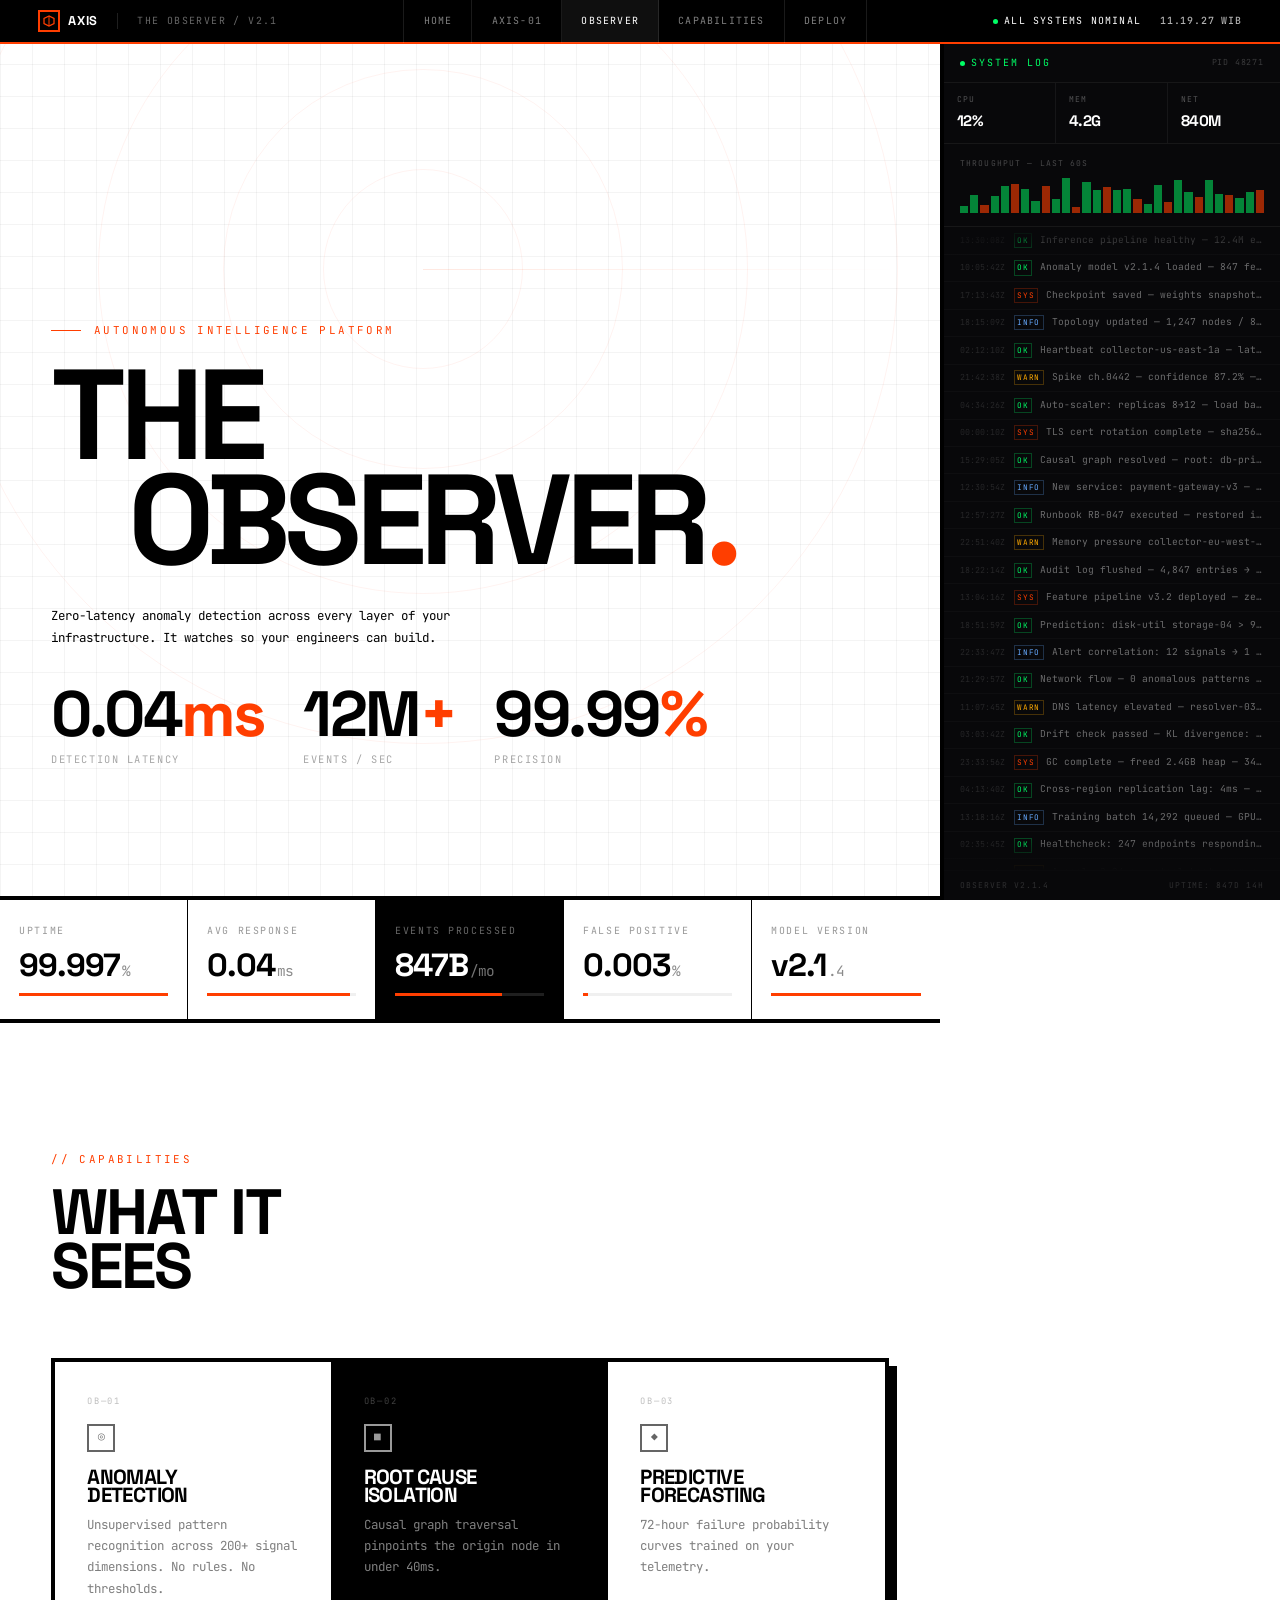
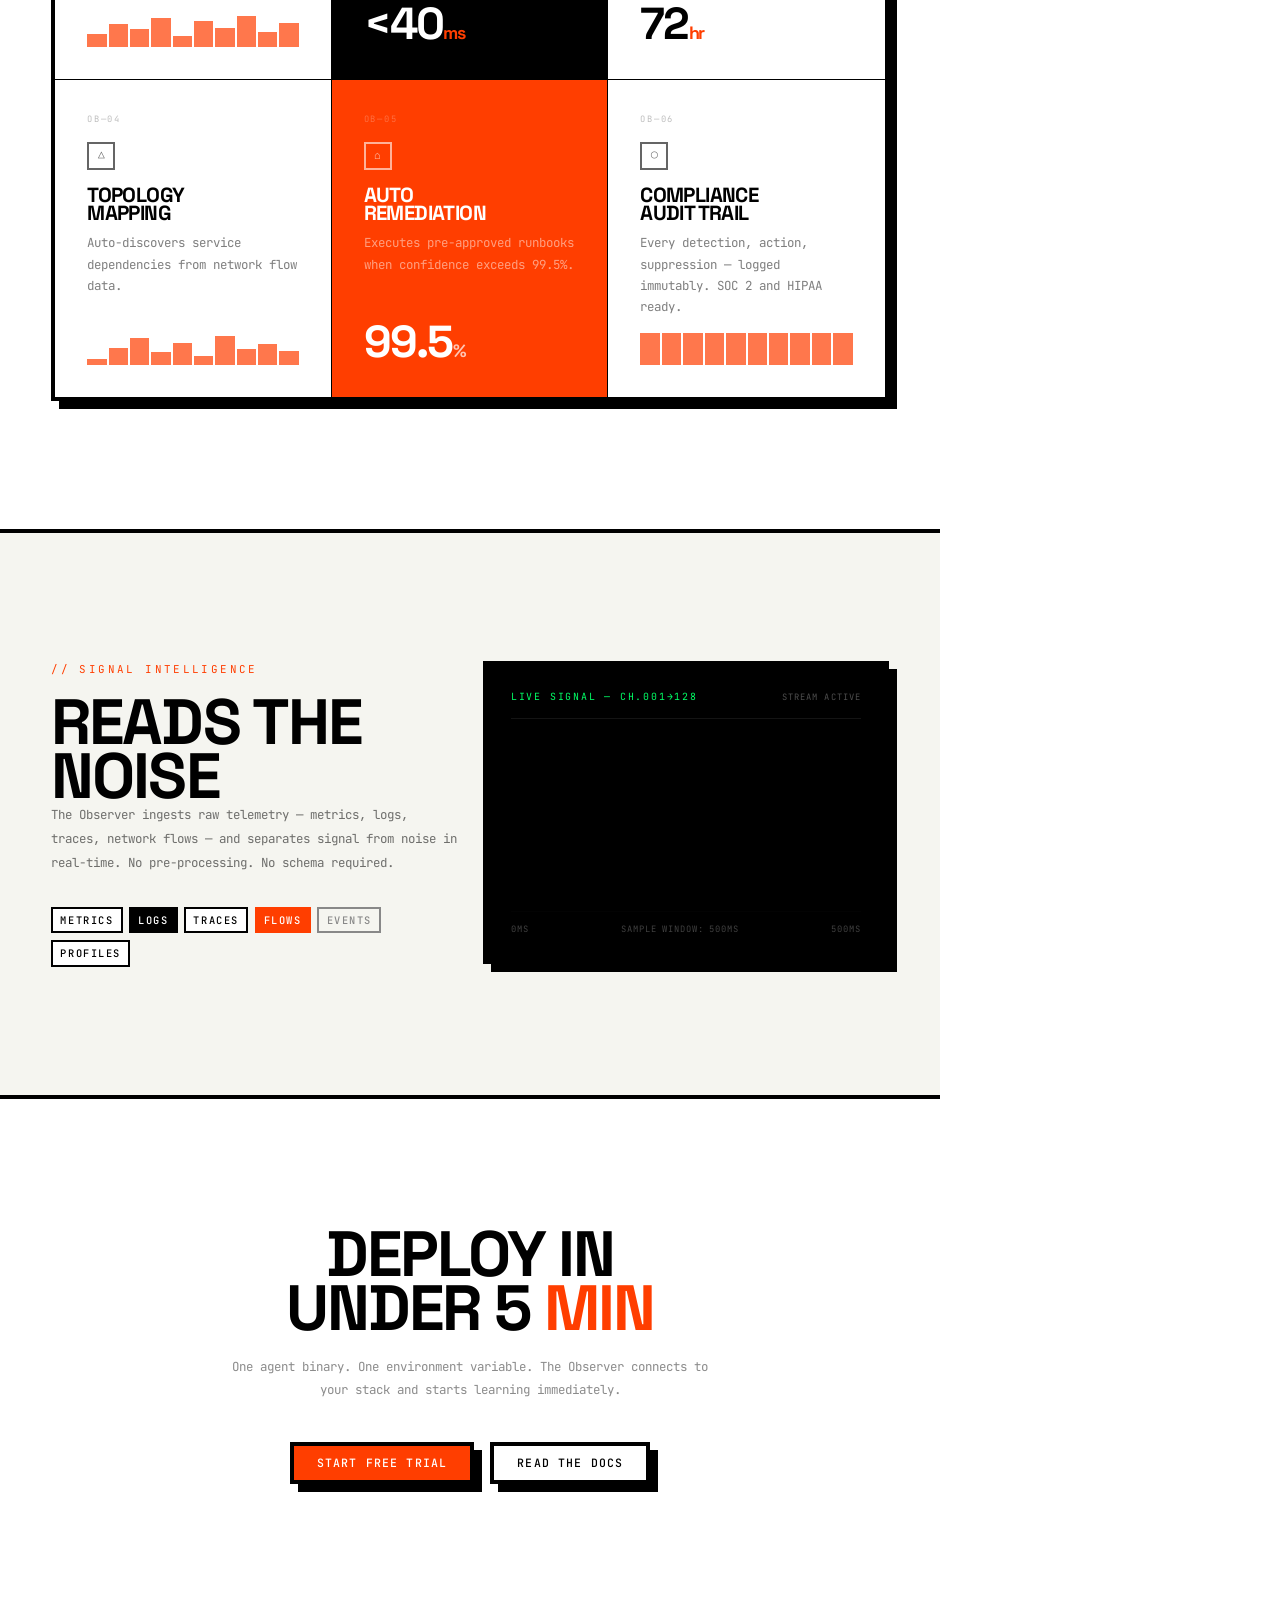
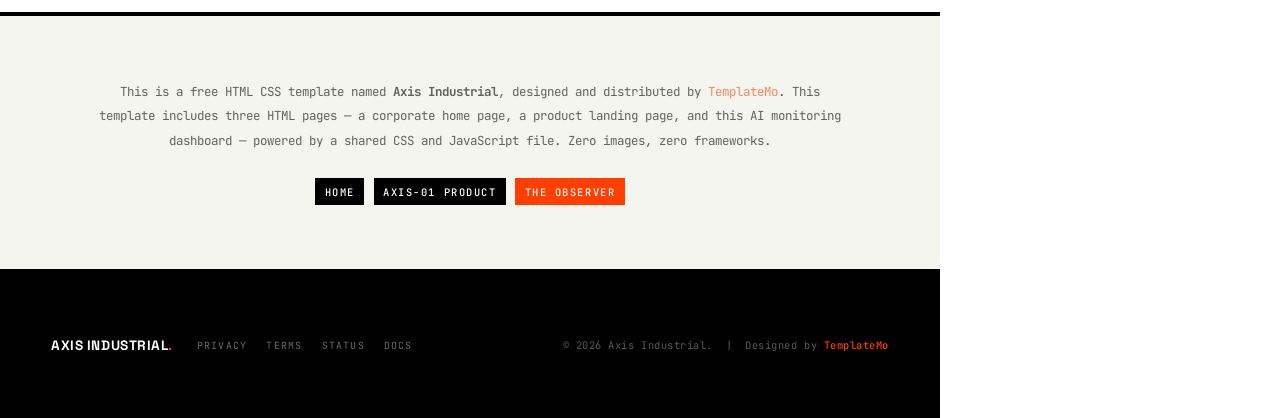
<file: the-observer.html>
<!DOCTYPE html>
<html lang="en">
<head>
<meta charset="UTF-8">
<meta name="viewport" content="width=device-width, initial-scale=1.0">
<title>The Observer — AI Monitoring Intelligence by AXIS Industrial</title>
<meta name="description" content="The Observer. Real-time AI inference monitoring. Zero-latency anomaly detection across every layer of your stack.">
<link rel="preconnect" href="https://fonts.googleapis.com">
<link rel="preconnect" href="https://fonts.gstatic.com" crossorigin>
<link href="https://fonts.googleapis.com/css2?family=JetBrains+Mono:wght@300;400;500;700&family=Space+Grotesk:wght@400;700&display=swap" rel="stylesheet">
<link rel="stylesheet" href="css/templatemo-axis-industrial.css">
<link rel="stylesheet" href="css/templatemo-axis-the-observer.css">
<!--

TemplateMo 619 Axis Industrial

https://templatemo.com/tm-619-axis-industrial

-->
</head>
<body>

<!-- ====== HEADER ====== -->
<header class="header">
    <div class="header__inner">
        <div class="header__left">
            <a href="index.html" class="header__logo">
                <span class="header__logo-mark"><svg viewBox="0 0 24 24" fill="none" xmlns="http://www.w3.org/2000/svg"><path d="M12 2L2 7V17L12 22L22 17V7L12 2Z" stroke="#FF3E00" stroke-width="2.5"/><line x1="12" y1="2" x2="12" y2="22" stroke="#FF3E00" stroke-width="2"/></svg></span>
                Axis
            </a>
            <span class="header__sep"></span>
            <span class="header__product">The Observer / v2.1</span>
        </div>
        <nav class="header__nav" id="headerNav">
            <a href="index.html">Home</a>
            <a href="landing-page.html">AXIS-01</a>
            <a href="the-observer.html" class="active">Observer</a>
            <a href="#features">Capabilities</a>
            <a href="#deploy">Deploy</a>
        </nav>
        <div class="header__right">
            <div class="header__status"><span class="header__status-dot"></span><span>All Systems Nominal</span></div>
            <div class="header__clock" id="utcClock">--:--:-- UTC</div>
        </div>
        <button class="header__burger" id="headerBurger" aria-label="Toggle navigation" aria-expanded="false"><span></span><span></span><span></span></button>
    </div>
</header>

<!-- ====== LAYOUT SHELL ====== -->
<div class="shell">
<main class="shell__main">

    <!-- ====== HERO ====== -->
    <section class="hero hero--radar">
        <div class="hero__grid" aria-hidden="true"></div>
        <div class="hero__rings" aria-hidden="true"><div class="hero__ring"></div><div class="hero__ring"></div><div class="hero__ring"></div><div class="hero__ring"></div></div>
        <div class="hero__label reveal">Autonomous Intelligence Platform</div>
        <h1 class="hero__title"><span class="line">The</span><span class="line line--indent">Observer<span class="dot">.</span></span></h1>
        <div class="hero__bottom">
            <p class="hero__desc reveal">Zero-latency anomaly detection across every layer of your infrastructure. It watches so your engineers can build.</p>
            <div class="hero__kpis reveal">
                <div><div class="hero__kpi-val">0.04<span class="accent">ms</span></div><div class="hero__kpi-label">Detection Latency</div></div>
                <div><div class="hero__kpi-val">12M<span class="accent">+</span></div><div class="hero__kpi-label">Events / Sec</div></div>
                <div><div class="hero__kpi-val">99.99<span class="accent">%</span></div><div class="hero__kpi-label">Precision</div></div>
            </div>
        </div>
    </section>

    <!-- ====== METRICS RIBBON ====== -->
    <section class="ribbon reveal">
        <div class="ribbon__cell"><div class="ribbon__label">Uptime</div><div class="ribbon__value">99.997<span class="ribbon__unit">%</span></div><div class="bar-track"><div class="bar-track__fill" style="width:99.9%"></div></div></div>
        <div class="ribbon__cell"><div class="ribbon__label">Avg Response</div><div class="ribbon__value">0.04<span class="ribbon__unit">ms</span></div><div class="bar-track"><div class="bar-track__fill" style="width:96%"></div></div></div>
        <div class="ribbon__cell"><div class="ribbon__label">Events Processed</div><div class="ribbon__value">847B<span class="ribbon__unit">/mo</span></div><div class="bar-track"><div class="bar-track__fill" style="width:72%"></div></div></div>
        <div class="ribbon__cell"><div class="ribbon__label">False Positive</div><div class="ribbon__value">0.003<span class="ribbon__unit">%</span></div><div class="bar-track"><div class="bar-track__fill" style="width:3%"></div></div></div>
        <div class="ribbon__cell"><div class="ribbon__label">Model Version</div><div class="ribbon__value">v2.1<span class="ribbon__unit">.4</span></div><div class="bar-track"><div class="bar-track__fill" style="width:100%"></div></div></div>
    </section>

    <!-- ====== FEATURES GRID ====== -->
    <section class="section" id="features">
        <div class="section__header reveal"><div class="section__eyebrow">// Capabilities</div><h2 class="section__title">What It<br>Sees</h2></div>
        <div class="features__grid">
            <div class="feat-card reveal"><div><div class="feat-card__id">OB—01</div><div class="feat-card__icon">◎</div><h3 class="feat-card__title">Anomaly<br>Detection</h3><p class="feat-card__text">Unsupervised pattern recognition across 200+ signal dimensions. No rules. No thresholds.</p></div><div class="spark"><span class="spark__bar" style="height:40%"></span><span class="spark__bar" style="height:70%"></span><span class="spark__bar" style="height:55%"></span><span class="spark__bar" style="height:90%"></span><span class="spark__bar" style="height:35%"></span><span class="spark__bar" style="height:80%"></span><span class="spark__bar" style="height:60%"></span><span class="spark__bar" style="height:95%"></span><span class="spark__bar" style="height:45%"></span><span class="spark__bar" style="height:75%"></span></div></div>
            <div class="feat-card feat-card--dark reveal"><div><div class="feat-card__id">OB—02</div><div class="feat-card__icon">■</div><h3 class="feat-card__title">Root Cause<br>Isolation</h3><p class="feat-card__text">Causal graph traversal pinpoints the origin node in under 40ms.</p></div><div class="feat-card__stat">&lt;40<span class="accent" style="font-size:0.4em">ms</span></div></div>
            <div class="feat-card reveal"><div><div class="feat-card__id">OB—03</div><div class="feat-card__icon">◆</div><h3 class="feat-card__title">Predictive<br>Forecasting</h3><p class="feat-card__text">72-hour failure probability curves trained on your telemetry.</p></div><div class="feat-card__stat">72<span class="accent" style="font-size:0.4em">hr</span></div></div>
            <div class="feat-card reveal"><div><div class="feat-card__id">OB—04</div><div class="feat-card__icon">△</div><h3 class="feat-card__title">Topology<br>Mapping</h3><p class="feat-card__text">Auto-discovers service dependencies from network flow data.</p></div><div class="spark"><span class="spark__bar" style="height:20%"></span><span class="spark__bar" style="height:55%"></span><span class="spark__bar" style="height:85%"></span><span class="spark__bar" style="height:40%"></span><span class="spark__bar" style="height:70%"></span><span class="spark__bar" style="height:30%"></span><span class="spark__bar" style="height:90%"></span><span class="spark__bar" style="height:50%"></span><span class="spark__bar" style="height:65%"></span><span class="spark__bar" style="height:45%"></span></div></div>
            <div class="feat-card feat-card--safety reveal"><div><div class="feat-card__id">OB—05</div><div class="feat-card__icon">⌂</div><h3 class="feat-card__title">Auto<br>Remediation</h3><p class="feat-card__text">Executes pre-approved runbooks when confidence exceeds 99.5%.</p></div><div class="feat-card__stat">99.5<span style="font-size:0.4em;opacity:0.7">%</span></div></div>
            <div class="feat-card reveal"><div><div class="feat-card__id">OB—06</div><div class="feat-card__icon">◯</div><h3 class="feat-card__title">Compliance<br>Audit Trail</h3><p class="feat-card__text">Every detection, action, suppression — logged immutably. SOC 2 and HIPAA ready.</p></div><div class="spark"><span class="spark__bar" style="height:100%"></span><span class="spark__bar" style="height:100%"></span><span class="spark__bar" style="height:100%"></span><span class="spark__bar" style="height:100%"></span><span class="spark__bar" style="height:100%"></span><span class="spark__bar" style="height:100%"></span><span class="spark__bar" style="height:100%"></span><span class="spark__bar" style="height:100%"></span><span class="spark__bar" style="height:100%"></span><span class="spark__bar" style="height:100%"></span></div></div>
        </div>
    </section>

    <!-- ====== SIGNAL SECTION ====== -->
    <section class="section section--surface" id="signal">
        <div class="signal__inner">
            <div class="reveal">
                <div class="section__eyebrow">// Signal Intelligence</div>
                <h2 class="section__title">Reads the<br>Noise</h2>
                <p class="signal__text">The Observer ingests raw telemetry — metrics, logs, traces, network flows — and separates signal from noise in real-time. No pre-processing. No schema required.</p>
                <div class="signal__tags"><span class="tag">Metrics</span><span class="tag tag--filled">Logs</span><span class="tag">Traces</span><span class="tag tag--safety">Flows</span><span class="tag tag--ghost">Events</span><span class="tag">Profiles</span></div>
            </div>
            <div class="signal__viz reveal">
                <div class="signal__viz-header"><div class="signal__viz-title">Live Signal — ch.001→128</div><div class="signal__viz-status">Stream Active</div></div>
                <div class="signal__viz-canvas"><div class="signal__viz-bars" id="waveformBars"></div></div>
                <div class="signal__viz-footer"><span>0ms</span><span>Sample Window: 500ms</span><span>500ms</span></div>
            </div>
        </div>
    </section>

    <!-- ====== CTA ====== -->
    <section class="section cta" id="deploy">
        <div class="reveal">
            <h2 class="cta__title">Deploy in<br>Under 5<span class="accent"> Min</span></h2>
            <p class="cta__text">One agent binary. One environment variable. The Observer connects to your stack and starts learning immediately.</p>
            <div class="cta__actions"><button class="btn btn--primary">Start Free Trial</button><button class="btn btn--ghost">Read the Docs</button></div>
        </div>
    </section>

    <!-- ====== ABOUT THIS TEMPLATE ====== -->
    <section class="about">
        <div class="about__inner">
            <p class="about__text">
                This is a free HTML CSS template named <strong>Axis Industrial</strong>, designed and distributed by
                <a href="https://templatemo.com/tm-619-axis-industrial" target="_blank" rel="noopener" style="color:var(--safety)">TemplateMo</a>.
                This template includes three HTML pages — a corporate home page, a product landing page, and this AI monitoring dashboard — powered by a shared CSS and JavaScript file. Zero images, zero frameworks.
            </p>
            <div class="about__links">
                <a href="index.html" class="tag tag--filled">Home</a>
                <a href="landing-page.html" class="tag tag--filled">AXIS-01 Product</a>
                <a href="the-observer.html" class="tag tag--safety">The Observer</a>
            </div>
        </div>
    </section>

    <!-- ====== FOOTER ====== -->
    <footer class="footer footer--compact">
        <div class="footer__inner">
            <div class="footer__left">
                <span class="footer__logo font-display">Axis Industrial<span class="accent">.</span></span>
                <div class="footer__links"><a href="#">Privacy</a><a href="#">Terms</a><a href="#">Status</a><a href="#">Docs</a></div>
            </div>
            <span class="footer__copy">&copy; 2026 Axis Industrial. &nbsp;|&nbsp; Designed by <a href="https://templatemo.com/tm-619-axis-industrial" target="_blank" rel="nofollow noopener">TemplateMo</a></span>
        </div>
    </footer>

</main>

<!-- ====== TERMINAL SIDEBAR ====== -->
<aside class="sidebar" id="sidebar">
    <div class="sidebar__header"><div class="sidebar__title">System Log</div><div class="sidebar__meta">PID 48271</div></div>
    <div class="sidebar__stats">
        <div class="sidebar__stat"><div class="sidebar__stat-label">CPU</div><div class="sidebar__stat-val" id="cpuVal">12%</div></div>
        <div class="sidebar__stat"><div class="sidebar__stat-label">MEM</div><div class="sidebar__stat-val" id="memVal">4.2G</div></div>
        <div class="sidebar__stat"><div class="sidebar__stat-label">NET</div><div class="sidebar__stat-val" id="netVal">840M</div></div>
    </div>
    <div class="sidebar__chart"><div class="sidebar__chart-title">Throughput — Last 60s</div><div class="sidebar__chart-bars" id="throughputChart"></div></div>
    <div class="sidebar__log"><div class="sidebar__log-scroll"><div class="sidebar__log-track" id="logTrack"></div></div></div>
    <div class="sidebar__footer"><span>Observer v2.1.4</span><span id="sidebarUptime">Uptime: 847d 14h</span></div>
</aside>
</div>

<button class="sidebar-toggle" id="sidebarToggle" aria-label="Toggle terminal">&gt;_</button>

<script src="js/templatemo-axis-script.js"></script>
<script>
/* ---- Observer Page — Specific Scripts ---- */
(function () {
    /* Sidebar toggle (mobile) */
    var sb = document.getElementById('sidebar');
    var sbBtn = document.getElementById('sidebarToggle');
    sbBtn.addEventListener('click', function () {
        sb.classList.toggle('open');
        sbBtn.textContent = sb.classList.contains('open') ? '✕' : '>_';
    });

    /* Generate waveform bars */
    var wave = document.getElementById('waveformBars');
    for (var i = 0; i < 64; i++) {
        var b = document.createElement('div');
        b.className = 'signal__viz-bar';
        b.style.animationDelay = -(i * 0.07) + 's';
        b.style.animationDuration = (1.2 + Math.random() * 1.2) + 's';
        wave.appendChild(b);
    }

    /* Generate throughput chart */
    var chart = document.getElementById('throughputChart');
    for (var i = 0; i < 30; i++) {
        var c = document.createElement('div');
        c.className = 'sidebar__chart-col';
        c.style.height = (15 + Math.random() * 85) + '%';
        chart.appendChild(c);
    }

    /* Generate log entries */
    var track = document.getElementById('logTrack');
    var logs = [
        { t: 'ok',   m: 'Inference pipeline healthy — 12.4M events/s' },
        { t: 'ok',   m: 'Anomaly model v2.1.4 loaded — 847 features active' },
        { t: 'sys',  m: 'Checkpoint saved — weights snapshot @ epoch 14,291' },
        { t: 'info', m: 'Topology updated — 1,247 nodes / 8,432 edges' },
        { t: 'ok',   m: 'Heartbeat collector-us-east-1a — latency 0.3ms' },
        { t: 'warn', m: 'Spike ch.0442 — confidence 87.2% — monitoring' },
        { t: 'ok',   m: 'Auto-scaler: replicas 8→12 — load balanced' },
        { t: 'sys',  m: 'TLS cert rotation complete — sha256:a7f2c91d' },
        { t: 'ok',   m: 'Causal graph resolved — root: db-primary-03' },
        { t: 'info', m: 'New service: payment-gateway-v3 — mapping deps' },
        { t: 'ok',   m: 'Runbook RB-047 executed — restored in 1.2s' },
        { t: 'warn', m: 'Memory pressure collector-eu-west-1b — 78%' },
        { t: 'ok',   m: 'Audit log flushed — 4,847 entries → cold storage' },
        { t: 'sys',  m: 'Feature pipeline v3.2 deployed — zero downtime' },
        { t: 'ok',   m: 'Prediction: disk-util storage-04 > 90% in 14h' },
        { t: 'info', m: 'Alert correlation: 12 signals → 1 incident INC-7842' },
        { t: 'ok',   m: 'Network flow — 0 anomalous patterns last 60s' },
        { t: 'warn', m: 'DNS latency elevated — resolver-03 avg 12ms' },
        { t: 'ok',   m: 'Drift check passed — KL divergence: 0.0012' },
        { t: 'sys',  m: 'GC complete — freed 2.4GB heap — 340ms pause' },
        { t: 'ok',   m: 'Cross-region replication lag: 4ms — within SLA' },
        { t: 'info', m: 'Training batch 14,292 queued — GPU util 94%' },
        { t: 'ok',   m: 'Healthcheck: 247 endpoints responding — avg 1.2ms' },
        { t: 'warn', m: 'Anomaly 0.94 cpu.steal host: compute-17' },
        { t: 'ok',   m: 'Rate limiter: 50k→75k req/s — headroom ok' },
        { t: 'sys',  m: 'Config reload: threshold updated 0.92→0.94' },
        { t: 'ok',   m: 'Traces indexed: 2.1M spans/min — p99 8ms' },
        { t: 'info', m: 'Weekly retrain scheduled — dataset: 847GB' },
    ];

    function ts() {
        return String(Math.floor(Math.random()*24)).padStart(2,'0') + ':' +
               String(Math.floor(Math.random()*60)).padStart(2,'0') + ':' +
               String(Math.floor(Math.random()*60)).padStart(2,'0') + 'Z';
    }

    var html = '';
    for (var p = 0; p < 2; p++) {
        logs.forEach(function (e) {
            html += '<div class="sidebar__log-entry"><span class="sidebar__log-time">' + ts() +
                '</span><span class="sidebar__log-tag log-' + e.t + '">' + e.t.toUpperCase() +
                '</span><span class="sidebar__log-msg">' + e.m + '</span></div>';
        });
    }
    track.innerHTML = html;

    /* Live stats */
    var cpu = document.getElementById('cpuVal');
    var mem = document.getElementById('memVal');
    var net = document.getElementById('netVal');
    setInterval(function () {
        cpu.textContent = (8 + Math.random() * 18).toFixed(0) + '%';
        mem.textContent = (3.8 + Math.random() * 1.4).toFixed(1) + 'G';
        net.textContent = (700 + Math.random() * 400).toFixed(0) + 'M';
    }, 2500);

    /* Throughput chart refresh */
    setInterval(function () {
        var cols = chart.children;
        for (var i = 0; i < cols.length; i++) cols[i].style.height = (15 + Math.random() * 85) + '%';
    }, 3000);
})();
</script>
</body>
</html>
</file>
<file: css/templatemo-axis-industrial.css>
/*

TemplateMo 619 Axis Industrial

https://templatemo.com/tm-619-axis-industrial

*/

/* ============================================================
   AXIS INDUSTRIAL — COMMON CSS
   ============================================================
   1. RESET & VARIABLES
   2. BASE TYPOGRAPHY
   3. UTILITY CLASSES
   4. BUTTONS
   5. HEADER / NAV
   6. HERO (BASE)
   7. SECTION SHARED
   8. BENTO / SPEC CARD BASE
   9. TICKER
   10. FOOTER
   11. SCROLL REVEAL
   12. RESPONSIVE — BASE
   ============================================================ */

/* ----- 1. RESET & VARIABLES ----- */
*, *::before, *::after {
    margin: 0;
    padding: 0;
    box-sizing: border-box;
}

:root {
    /* Palette */
    --base: #FFFFFF;
    --ink: #000000;
    --safety: #FF3E00;
    --muted: #888888;
    --surface: #F5F5F0;
    --term-bg: #08080A;
    --term-green: #00FF66;
    --term-amber: #FFAA00;

    /* Borders & Shadows */
    --border: 4px solid var(--ink);
    --border-thin: 1px solid var(--ink);
    --border-hair: 1px solid rgba(0,0,0,0.10);
    --shadow: 8px 8px 0px var(--ink);
    --shadow-safety: 8px 8px 0px var(--safety);
    --shadow-hover: 4px 4px 0px var(--ink);

    /* Type Scale */
    --fs-hero: clamp(4rem, 14vw, 14rem);
    --fs-h1: clamp(2.4rem, 5vw, 5rem);
    --fs-h2: clamp(1.6rem, 3vw, 3rem);
    --fs-h3: clamp(1.1rem, 1.6vw, 1.5rem);
    --fs-body: clamp(0.9rem, 1.1vw, 1.1rem);
    --fs-data: clamp(0.78rem, 0.9vw, 0.95rem);
    --fs-micro: 0.62rem;
    --fs-ticker: clamp(1.4rem, 2.5vw, 2.5rem);
    --fs-stat: clamp(2.4rem, 5vw, 4.5rem);
    --fs-spec-val: clamp(2rem, 4vw, 3.5rem);

    /* Spacing */
    --gap: clamp(1rem, 2vw, 2rem);
    --section-pad: clamp(4rem, 10vw, 10rem) clamp(1rem, 4vw, 4rem);

    /* Layout */
    --cols: 12;
    --header-h: 44px;
}

html {
    scroll-behavior: smooth;
    -webkit-text-size-adjust: 100%;
}

body {
    font-family: 'JetBrains Mono', monospace;
    font-weight: 400;
    font-size: var(--fs-body);
    line-height: 1.6;
    color: var(--ink);
    background-color: var(--base);
    overflow-x: hidden;
}

img { max-width: 100%; display: block; }
a { color: inherit; text-decoration: none; }
ul { list-style: none; }

::selection {
    background: var(--safety);
    color: var(--base);
}


/* ----- 2. BASE TYPOGRAPHY ----- */
h1, h2, h3, h4, h5, h6,
.font-display {
    font-family: 'Space Grotesk', sans-serif;
    font-weight: 700;
    text-transform: uppercase;
    line-height: 0.85;
    letter-spacing: -0.03em;
}


/* ----- 3. UTILITY CLASSES ----- */
.container {
    width: 100%;
    max-width: 1440px;
    margin: 0 auto;
    padding-inline: clamp(1rem, 4vw, 4rem);
}

.grid-12 {
    display: grid;
    grid-template-columns: repeat(var(--cols), 1fr);
    gap: var(--gap);
}

.accent { color: var(--safety); }

.tag {
    display: inline-block;
    font-family: 'JetBrains Mono', monospace;
    font-size: 0.65rem;
    font-weight: 500;
    text-transform: uppercase;
    letter-spacing: 0.15em;
    padding: 0.3em 0.7em;
    border: 2px solid var(--ink);
    background: var(--base);
}

.tag--filled {
    background: var(--ink);
    color: var(--base);
}

.tag--safety {
    background: var(--safety);
    color: var(--base);
    border-color: var(--safety);
}

.tag--ghost {
    border-color: var(--muted);
    color: var(--muted);
    background: transparent;
}


/* ----- 4. BUTTONS ----- */
.btn {
    font-family: 'JetBrains Mono', monospace;
    font-size: 0.72rem;
    font-weight: 500;
    text-transform: uppercase;
    letter-spacing: 0.1em;
    padding: 0.8em 2em;
    border: var(--border);
    cursor: pointer;
    transition: none;
    display: inline-block;
    text-align: center;
}

.btn--primary {
    background: var(--safety);
    color: var(--base);
    box-shadow: var(--shadow);
}

.btn--primary:hover {
    transform: translate(-4px, -4px);
    box-shadow: 12px 12px 0px var(--ink);
}

.btn--primary:active {
    transform: translate(4px, 4px);
    box-shadow: 0 0 0 var(--ink);
}

.btn--ghost {
    background: var(--base);
    color: var(--ink);
    box-shadow: var(--shadow);
}

.btn--ghost:hover {
    background: var(--ink);
    color: var(--base);
    transform: translate(-4px, -4px);
    box-shadow: 12px 12px 0px var(--ink);
}


/* ----- 5. HEADER / NAV ----- */
.header {
    position: fixed;
    top: 0;
    left: 0;
    width: 100%;
    height: var(--header-h);
    z-index: 1000;
    background: var(--ink);
    color: var(--base);
    border-bottom: 2px solid var(--safety);
    display: flex;
    align-items: center;
    padding: 0 clamp(1rem, 3vw, 3rem);
}

.header__inner {
    width: 100%;
    max-width: 1440px;
    margin: 0 auto;
    display: flex;
    align-items: center;
    justify-content: space-between;
    gap: 1rem;
}

.header__left {
    display: flex;
    align-items: center;
    gap: 1.2rem;
}

.header__logo {
    font-family: 'Space Grotesk', sans-serif;
    font-weight: 700;
    font-size: 0.8rem;
    text-transform: uppercase;
    letter-spacing: 0.05em;
    display: flex;
    align-items: center;
    gap: 0.5rem;
    white-space: nowrap;
}

.header__logo-mark {
    width: 22px;
    height: 22px;
    border: 2px solid var(--safety);
    display: flex;
    align-items: center;
    justify-content: center;
    flex-shrink: 0;
}

.header__logo-mark svg {
    width: 12px;
    height: 12px;
}

.header__sep {
    width: 1px;
    height: 16px;
    background: rgba(255,255,255,0.12);
}

.header__product {
    font-size: var(--fs-micro);
    letter-spacing: 0.14em;
    text-transform: uppercase;
    opacity: 0.4;
}

/* Light-switch nav cells */
.header__nav {
    display: flex;
    align-items: stretch;
    height: var(--header-h);
    border-left: 1px solid rgba(255,255,255,0.10);
}

.header__nav a {
    font-family: 'JetBrains Mono', monospace;
    font-size: var(--fs-micro);
    text-transform: uppercase;
    letter-spacing: 0.12em;
    padding: 0 1.2rem;
    display: flex;
    align-items: center;
    border-right: 1px solid rgba(255,255,255,0.10);
    color: rgba(255,255,255,0.5);
    transition: background 0s, color 0s;
}

.header__nav a:hover {
    background: var(--safety);
    color: var(--base);
}

/* Active page highlight */
.header__nav a.active {
    background: rgba(255,255,255,0.06);
    color: var(--base);
}

.header__right {
    display: flex;
    align-items: center;
    gap: 1.2rem;
}

.header__status {
    display: flex;
    align-items: center;
    gap: 0.4rem;
    font-size: var(--fs-micro);
    text-transform: uppercase;
    letter-spacing: 0.12em;
}

.header__status-dot {
    width: 5px;
    height: 5px;
    border-radius: 50%;
    background: var(--term-green);
    animation: pulse 2s ease-in-out infinite;
}

@keyframes pulse {
    0%, 100% { opacity: 1; }
    50% { opacity: 0.4; }
}

.header__clock {
    font-family: 'JetBrains Mono', monospace;
    font-size: var(--fs-micro);
    font-weight: 500;
    letter-spacing: 0.08em;
    opacity: 0.7;
    min-width: 7em;
    text-align: right;
}

.header__burger {
    display: none;
    flex-direction: column;
    gap: 4px;
    cursor: pointer;
    background: none;
    border: none;
    padding: 4px;
}

.header__burger span {
    width: 22px;
    height: 2px;
    background: var(--base);
    transition: transform 0.3s, opacity 0.3s;
}


/* ----- 6. HERO (BASE) ----- */
.hero {
    min-height: 100vh;
    min-height: 100svh;
    display: flex;
    flex-direction: column;
    justify-content: flex-end;
    padding: var(--section-pad);
    padding-top: calc(var(--header-h) + 4rem);
    position: relative;
    overflow: hidden;
    border-bottom: var(--border);
}

.hero--center {
    justify-content: center;
    align-items: center;
    text-align: center;
}

.hero__grid {
    position: absolute;
    inset: 0;
    background-image:
        linear-gradient(rgba(0,0,0,0.045) 1px, transparent 1px),
        linear-gradient(90deg, rgba(0,0,0,0.045) 1px, transparent 1px);
    background-size: 40px 40px;
    pointer-events: none;
}

.hero__label {
    font-family: 'JetBrains Mono', monospace;
    font-size: 0.68rem;
    text-transform: uppercase;
    letter-spacing: 0.22em;
    color: var(--safety);
    margin-bottom: 1.5rem;
    display: flex;
    align-items: center;
    gap: 0.8rem;
    position: relative;
    z-index: 1;
}

.hero__label::before {
    content: '';
    width: 30px;
    height: 1px;
    background: var(--safety);
}

.hero__title {
    font-size: var(--fs-hero);
    line-height: 0.82;
    letter-spacing: -0.05em;
    position: relative;
    z-index: 1;
    margin-bottom: 2rem;
    animation: heroRotate linear both;
    animation-timeline: scroll();
    animation-range: 0vh 55vh;
}

@keyframes heroRotate {
    from { transform: rotate(0deg); opacity: 1; }
    to   { transform: rotate(-2.5deg) translateY(-20px); opacity: 0.25; }
}

.hero__title .line { display: block; }
.hero__title .line--indent { padding-left: clamp(1rem, 6vw, 6rem); }
.hero__title .dot,
.hero__title .accent-dot { color: var(--safety); }

.hero__bottom {
    display: flex;
    align-items: flex-end;
    justify-content: space-between;
    gap: 2rem;
    flex-wrap: wrap;
    position: relative;
    z-index: 1;
}

.hero__desc {
    max-width: 420px;
    font-size: var(--fs-data);
    line-height: 1.8;
    opacity: 0.55;
    position: relative;
    z-index: 1;
}

.hero__stats,
.hero__kpis {
    display: flex;
    gap: clamp(1.5rem, 3vw, 3.5rem);
}

.hero__stat-num,
.hero__kpi-val {
    font-family: 'Space Grotesk', sans-serif;
    font-weight: 700;
    font-size: var(--fs-stat);
    line-height: 1;
    letter-spacing: -0.04em;
}

.hero__stat-label,
.hero__kpi-label {
    font-size: 0.65rem;
    text-transform: uppercase;
    letter-spacing: 0.15em;
    opacity: 0.35;
    margin-top: 0.35rem;
}

.hero__scroll-cue {
    position: absolute;
    right: clamp(1rem, 2vw, 4rem);
    bottom: clamp(2rem, 4vw, 4rem);
    writing-mode: vertical-rl;
    font-size: 0.65rem;
    text-transform: uppercase;
    letter-spacing: 0.2em;
    opacity: 0.4;
    display: flex;
    align-items: center;
    gap: 0.8rem;
}

.hero__scroll-cue::after {
    content: '';
    width: 1px;
    height: 50px;
    background: var(--ink);
    animation: scrollPulse 2s ease-in-out infinite;
}

@keyframes scrollPulse {
    0%, 100% { opacity: 0.3; transform: scaleY(0.5); }
    50% { opacity: 1; transform: scaleY(1); }
}


/* ----- 7. SECTION SHARED ----- */
.section {
    padding: var(--section-pad);
    border-bottom: var(--border);
}

.section--surface {
    background: var(--surface);
}

.section__eyebrow {
    font-family: 'JetBrains Mono', monospace;
    font-size: 0.68rem;
    text-transform: uppercase;
    letter-spacing: 0.22em;
    color: var(--safety);
    margin-bottom: 1rem;
}

.section__title {
    font-size: var(--fs-h1);
}

.section__header {
    margin-bottom: clamp(2.5rem, 5vw, 5rem);
}


/* ----- 8. BENTO / SPEC CARD BASE ----- */
.bento-card {
    border: var(--border);
    box-shadow: var(--shadow);
    padding: clamp(1.2rem, 2vw, 2rem);
    background: var(--base);
    position: relative;
    display: grid;
    grid-template-rows: auto 1fr auto;
    transition: none;
    cursor: default;
    overflow: hidden;
}

.bento-card:hover {
    transform: translate(-4px, -4px);
    box-shadow: 12px 12px 0px var(--ink);
}

.bento-card--dark {
    background: var(--ink);
    color: var(--base);
    box-shadow: var(--shadow-safety);
}

.bento-card--dark:hover {
    box-shadow: 12px 12px 0px var(--safety);
}

.bento-card--safety {
    background: var(--safety);
    color: var(--base);
}

.bento-card--safety:hover {
    box-shadow: 12px 12px 0px var(--ink);
}

.bento-card__number {
    font-family: 'Space Grotesk', sans-serif;
    font-weight: 700;
    font-size: 0.72rem;
    text-transform: uppercase;
    letter-spacing: 0.1em;
    opacity: 0.3;
    margin-bottom: 1rem;
}

.bento-card__title {
    font-size: var(--fs-h3);
    margin-bottom: 0.6rem;
    line-height: 0.9;
}

.bento-card__text {
    font-size: var(--fs-data);
    line-height: 1.7;
    opacity: 0.55;
}

.bento-card__stat {
    font-family: 'Space Grotesk', sans-serif;
    font-weight: 700;
    font-size: clamp(2.5rem, 5vw, 4rem);
    line-height: 1;
    letter-spacing: -0.04em;
    align-self: end;
}

/* Mini bar chart inside cards */
.bar-chart {
    display: flex;
    align-items: flex-end;
    gap: 4px;
    height: 60px;
    margin-top: 1rem;
}

.bar-chart__col {
    flex: 1;
    background: var(--safety);
    min-height: 4px;
    border: 2px solid var(--ink);
}

.bento-card--dark .bar-chart__col {
    border-color: var(--safety);
}

/* Sparkline bars */
.spark {
    display: flex;
    align-items: flex-end;
    gap: 2px;
    height: 32px;
    margin-top: 1rem;
}

.spark__bar {
    flex: 1;
    background: var(--safety);
    min-height: 2px;
    opacity: 0.7;
}

/* Progress bar track */
.bar-track {
    width: 100%;
    height: 4px;
    background: rgba(0,0,0,0.06);
    margin-top: 0.8rem;
    overflow: hidden;
}

.bar-track--dark,
.bento-card--dark .bar-track {
    background: rgba(255,255,255,0.12);
}

.bar-track__fill {
    height: 100%;
    background: var(--safety);
    transition: width 0.8s ease;
}

.bento-card--safety .bar-track {
    background: rgba(255,255,255,0.2);
}

.bento-card--safety .bar-track__fill {
    background: var(--base);
}


/* ----- 9. TICKER ----- */
.ticker {
    border-bottom: var(--border);
    background: var(--ink);
    color: var(--base);
    overflow: hidden;
    padding: 1.2rem 0;
}

.ticker--safety {
    background: var(--safety);
}

.ticker--safety .ticker__item::after {
    background: var(--base);
}

.ticker__track {
    display: flex;
    width: max-content;
    animation: tickerScroll 20s linear infinite;
}

.ticker--reverse .ticker__track {
    animation-direction: reverse;
    animation-duration: 28s;
}

.ticker__item {
    font-family: 'Space Grotesk', sans-serif;
    font-weight: 700;
    font-size: var(--fs-ticker);
    text-transform: uppercase;
    letter-spacing: -0.02em;
    white-space: nowrap;
    padding: 0 2rem;
    display: flex;
    align-items: center;
    gap: 2rem;
}

.ticker__item::after {
    content: '';
    width: 12px;
    height: 12px;
    background: var(--safety);
    flex-shrink: 0;
}

@keyframes tickerScroll {
    0% { transform: translateX(0); }
    100% { transform: translateX(-50%); }
}


/* ----- 10. FOOTER ----- */
.footer {
    background: var(--ink);
    color: var(--base);
    padding: clamp(2.5rem, 5vw, 4rem) clamp(1rem, 4vw, 4rem);
}

.footer__inner {
    max-width: 1440px;
    margin: 0 auto;
}

/* Footer — Compact (landing / observer) */
.footer--compact .footer__inner {
    display: flex;
    justify-content: space-between;
    align-items: center;
    flex-wrap: wrap;
    gap: 1rem;
}

.footer__left {
    display: flex;
    align-items: center;
    gap: 1.5rem;
    flex-wrap: wrap;
}

.footer__logo {
    font-family: 'Space Grotesk', sans-serif;
    font-weight: 700;
    font-size: 0.85rem;
    text-transform: uppercase;
    letter-spacing: 0.04em;
}

.footer__links {
    display: flex;
    gap: 1.2rem;
}

.footer__links a {
    font-size: var(--fs-micro);
    text-transform: uppercase;
    letter-spacing: 0.12em;
    opacity: 0.4;
    transition: opacity 0.2s, color 0.2s;
}

.footer__links a:hover {
    opacity: 1;
    color: var(--safety);
}

/* Footer — Full (index page) */
.footer__top {
    display: grid;
    grid-template-columns: repeat(12, 1fr);
    gap: var(--gap);
    padding-bottom: clamp(3rem, 6vw, 6rem);
    border-bottom: 1px solid rgba(255,255,255,0.12);
}

.footer__brand {
    grid-column: span 5;
}

.footer__brand-name {
    font-size: var(--fs-h2);
    margin-bottom: 1.5rem;
}

.footer__brand-desc {
    font-size: var(--fs-data);
    opacity: 0.45;
    line-height: 1.8;
    max-width: 340px;
}

.footer__col {
    grid-column: span 2;
}

.footer__col:last-child {
    grid-column: span 3;
}

.footer__col-title {
    font-family: 'JetBrains Mono', monospace;
    font-size: 0.65rem;
    text-transform: uppercase;
    letter-spacing: 0.18em;
    color: var(--safety);
    margin-bottom: 1.5rem;
    font-weight: 500;
}

.footer__col a {
    display: block;
    font-size: var(--fs-data);
    opacity: 0.5;
    margin-bottom: 0.75rem;
    transition: opacity 0.2s;
}

.footer__col a:hover {
    opacity: 1;
    color: var(--safety);
}

.footer__bottom {
    display: flex;
    justify-content: space-between;
    align-items: center;
    padding-top: 2rem;
    gap: 1rem;
    flex-wrap: wrap;
}

.footer__copy {
    font-size: 0.65rem;
    color: rgba(255,255,255,0.35);
    letter-spacing: 0.05em;
}

.footer__copy a {
    color: var(--safety);
    font-weight: 500;
}

.footer__copy a:hover {
    text-decoration: underline;
}

.footer__back-top {
    font-family: 'JetBrains Mono', monospace;
    font-size: 0.65rem;
    text-transform: uppercase;
    letter-spacing: 0.15em;
    opacity: 0.4;
    cursor: pointer;
    background: none;
    border: none;
    color: var(--base);
    transition: opacity 0.2s;
}

.footer__back-top:hover {
    opacity: 1;
    color: var(--safety);
}


/* ----- 11. SCROLL REVEAL ----- */
.reveal {
    opacity: 0;
    transform: translateY(24px);
    transition: opacity 0.5s ease, transform 0.5s ease;
}

.reveal.visible {
    opacity: 1;
    transform: translateY(0);
}


/* ----- 12. RESPONSIVE — BASE ----- */
@media (max-width: 1024px) {
    .footer__brand { grid-column: span 12; margin-bottom: 2rem; }
    .footer__col { grid-column: span 4; }
    .footer__col:last-child { grid-column: span 4; }
}

@media (max-width: 768px) {
    :root {
        --cols: 4;
    }

    .header__nav { display: none; }
    .header__product { display: none; }
    .header__burger { display: flex; }

    .header__nav.open {
        display: flex;
        flex-direction: column;
        position: absolute;
        top: var(--header-h);
        left: 0;
        width: 100%;
        height: auto;
        background: var(--ink);
        border-bottom: 2px solid var(--safety);
        overflow-y: auto;
        max-height: calc(100vh - var(--header-h));
        max-height: calc(100svh - var(--header-h));
    }

    .header__nav.open a {
        border-right: none;
        border-bottom: 1px solid rgba(255,255,255,0.06);
        padding: 0.9rem clamp(1rem, 3vw, 3rem);
        height: auto;
    }

    .hero__bottom {
        flex-direction: column;
        align-items: flex-start;
    }

    .hero__scroll-cue { display: none; }

    .footer__col { grid-column: span 6; }
    .footer__col:last-child { grid-column: span 6; }

    .footer--compact .footer__inner {
        flex-direction: column;
        align-items: flex-start;
    }

    .footer__left {
        flex-direction: column;
        align-items: flex-start;
        gap: 1rem;
    }
}

@media (max-width: 480px) {
    .hero__stats,
    .hero__kpis {
        flex-direction: column;
        gap: 1rem;
    }

    .footer__col,
    .footer__col:last-child { grid-column: 1 / -1; }

    .header__status span { display: none; }
}
</file>
<file: css/templatemo-axis-main-page.css>
/*

TemplateMo 619 Axis Industrial

https://templatemo.com/tm-619-axis-industrial

*/

/* ============================================================
   INDEX PAGE — SPECIFIC STYLES
   ============================================================ */

.hero__grid--dense {
    background-size: 60px 60px;
    opacity: 0.04;
    background-image:
        linear-gradient(var(--ink) 1px, transparent 1px),
        linear-gradient(90deg, var(--ink) 1px, transparent 1px);
}


/* ============================================================
   INTRODUCTION / ABOUT SECTION
   ============================================================ */

.intro {
    display: grid;
    grid-template-columns: 380px 1fr;
    gap: clamp(2rem, 5vw, 5rem);
    align-items: start;
    border: var(--border);
    box-shadow: var(--shadow);
    background: var(--base);
    padding: clamp(2rem, 4vw, 4rem);
}

/* --- Photo Column --- */
.intro__photo {
    position: sticky;
    top: calc(var(--header-h) + 2rem);
}

.intro__photo-frame {
    width: 100%;
    aspect-ratio: 3 / 4;
    border: var(--border);
    background: var(--surface);
    display: flex;
    align-items: center;
    justify-content: center;
    position: relative;
    overflow: hidden;
}

.intro__photo-frame img {
    width: 100%;
    height: 100%;
    object-fit: cover;
    position: relative;
    z-index: 1;
}

.intro__photo-placeholder {
    display: flex;
    flex-direction: column;
    align-items: center;
    gap: 1rem;
    color: var(--muted);
}

.intro__photo-placeholder svg {
    opacity: 0.35;
}

.intro__photo-placeholder span {
    font-family: 'JetBrains Mono', monospace;
    font-size: 0.72rem;
    text-transform: uppercase;
    letter-spacing: 0.15em;
    opacity: 0.5;
}

.intro__photo-label {
    display: flex;
    align-items: center;
    gap: 0.5rem;
    margin-top: 1rem;
    font-family: 'JetBrains Mono', monospace;
    font-size: var(--fs-micro);
    text-transform: uppercase;
    letter-spacing: 0.15em;
    opacity: 0.4;
}

.intro__photo-dot {
    width: 6px;
    height: 6px;
    background: var(--safety);
    display: inline-block;
}

/* --- Content Column --- */
.intro__greeting {
    margin-bottom: 1.5rem;
}

.intro__name {
    font-size: var(--fs-h2);
    margin-bottom: 1.5rem;
    line-height: 1;
}

.intro__bio {
    font-size: var(--fs-data);
    line-height: 2;
    opacity: 0.65;
    max-width: 560px;
    margin-bottom: 2rem;
}

.intro__skills {
    display: flex;
    flex-wrap: wrap;
    gap: 0.5rem;
    margin-bottom: 2.5rem;
}

.intro__actions {
    display: flex;
    flex-wrap: wrap;
    gap: 1rem;
}


/* ============================================================
   PROJECT — FEATURED (Full-width)
   ============================================================ */

.project--featured {
    display: grid;
    grid-template-columns: 1fr 1fr;
    border: var(--border);
    box-shadow: var(--shadow);
    background: var(--base);
    margin-bottom: var(--gap);
    transition: transform 0.2s, box-shadow 0.2s;
}

.project--featured:hover {
    transform: translate(-4px, -4px);
    box-shadow: 12px 12px 0px var(--ink);
}

.project__photo {
    border-right: var(--border);
    background: var(--surface);
    display: flex;
    align-items: center;
    justify-content: center;
    min-height: 360px;
    position: relative;
    overflow: hidden;
}

.project__photo img {
    width: 100%;
    height: 100%;
    object-fit: cover;
    position: absolute;
    inset: 0;
}

.project__photo-placeholder {
    display: flex;
    flex-direction: column;
    align-items: center;
    gap: 1rem;
    color: var(--muted);
}

.project__photo-placeholder svg {
    opacity: 0.3;
}

.project__photo-placeholder span {
    font-family: 'JetBrains Mono', monospace;
    font-size: 0.7rem;
    text-transform: uppercase;
    letter-spacing: 0.15em;
    opacity: 0.5;
}

.project__content {
    padding: clamp(2rem, 4vw, 3.5rem);
    display: flex;
    flex-direction: column;
}

.project__number {
    font-family: 'Space Grotesk', sans-serif;
    font-weight: 700;
    font-size: clamp(4rem, 7vw, 6rem);
    line-height: 0.8;
    letter-spacing: -0.05em;
    opacity: 0.08;
    margin-bottom: 1.5rem;
}

.project__tags {
    display: flex;
    flex-wrap: wrap;
    gap: 0.5rem;
    margin-bottom: 1.5rem;
}

.project__title {
    font-size: var(--fs-h2);
    margin-bottom: 1.5rem;
    line-height: 1;
}

.project__desc {
    font-size: var(--fs-data);
    line-height: 2;
    opacity: 0.6;
    max-width: 480px;
    margin-bottom: 2rem;
    flex-grow: 1;
}

.project__meta {
    display: flex;
    gap: 2.5rem;
    padding-top: 1.5rem;
    border-top: var(--border-hair);
}

.project__meta-label {
    font-family: 'JetBrains Mono', monospace;
    font-size: var(--fs-micro);
    text-transform: uppercase;
    letter-spacing: 0.18em;
    color: var(--safety);
    margin-bottom: 0.4rem;
}

.project__meta-value {
    font-size: var(--fs-data);
    opacity: 0.7;
}


/* ============================================================
   PROJECT CARDS — Grid (2-column)
   ============================================================ */

.project-grid {
    display: grid;
    grid-template-columns: 1fr 1fr;
    gap: var(--gap);
}

.project-card {
    border: var(--border);
    box-shadow: var(--shadow);
    display: flex;
    flex-direction: column;
    background: var(--base);
    position: relative;
    z-index: 1;
    transition: transform 0.2s, box-shadow 0.2s;
}

.project-card:hover {
    transform: translate(-4px, -4px);
    box-shadow: 12px 12px 0px var(--ink);
}

/* Dark variant */
.project-card--dark {
    background: var(--ink);
    color: var(--base);
    border-color: var(--ink);
    box-shadow: var(--shadow-safety);
}

.project-card--dark:hover {
    box-shadow: 12px 12px 0px var(--safety);
}

.project-card--dark .project-card__photo {
    border-bottom: 4px solid rgba(255,255,255,0.15);
    background: #111;
    color: rgba(255,255,255,0.4);
}

.project-card--dark .project-card__number {
    opacity: 0.12;
}

.project-card--dark .project-card__semester {
    border-color: rgba(255,255,255,0.2);
    color: rgba(255,255,255,0.5);
}

/* Card photo area */
.project-card__photo {
    width: 100%;
    aspect-ratio: 16 / 10;
    background: var(--surface);
    border-bottom: var(--border);
    display: flex;
    align-items: center;
    justify-content: center;
    position: relative;
    overflow: hidden;
}

.project-card__photo img {
    width: 100%;
    height: 100%;
    object-fit: cover;
    position: absolute;
    inset: 0;
}

/* Card content */
.project-card__content {
    padding: clamp(1.5rem, 3vw, 2.5rem);
    display: flex;
    flex-direction: column;
    flex-grow: 1;
}

.project-card__number {
    font-family: 'Space Grotesk', sans-serif;
    font-weight: 700;
    font-size: clamp(3rem, 5vw, 4.5rem);
    line-height: 0.8;
    letter-spacing: -0.05em;
    opacity: 0.06;
    margin-bottom: 1rem;
}

.project-card__tags {
    display: flex;
    flex-wrap: wrap;
    gap: 0.5rem;
    margin-bottom: 1rem;
}

.project-card__title {
    font-size: var(--fs-h3);
    margin-bottom: 1rem;
    line-height: 0.95;
}

.project-card__desc {
    font-size: var(--fs-data);
    line-height: 1.9;
    opacity: 0.6;
    flex-grow: 1;
    margin-bottom: 1.5rem;
}

.project-card__footer {
    padding-top: 1rem;
    border-top: var(--border-hair);
}

.project-card__semester {
    font-family: 'JetBrains Mono', monospace;
    font-size: var(--fs-micro);
    text-transform: uppercase;
    letter-spacing: 0.15em;
    padding: 0.3em 0.7em;
    border: 1px solid rgba(0,0,0,0.15);
    color: var(--muted);
}


/* ============================================================
   BENTO GRID (kept for compatibility)
   ============================================================ */

.bento__grid {
    display: grid;
    grid-template-columns: repeat(12, 1fr);
    grid-auto-rows: minmax(180px, auto);
    gap: var(--gap);
}

.bento-card--wide    { grid-column: span 8; }
.bento-card--mid     { grid-column: span 6; }
.bento-card--narrow  { grid-column: span 4; }
.bento-card--tall    { grid-row: span 2; }

.bento-card__visual {
    position: absolute;
    right: -10px;
    bottom: -10px;
    width: 120px;
    height: 120px;
    border: 3px solid currentColor;
    border-radius: 50%;
    opacity: 0.08;
}

/* Sticky Stack Cards */
.stack__header {
    margin-bottom: clamp(3rem, 6vw, 6rem);
    display: flex;
    align-items: flex-end;
    justify-content: space-between;
    gap: 2rem;
    flex-wrap: wrap;
}

.stack__subtitle {
    font-size: var(--fs-data);
    max-width: 340px;
    opacity: 0.6;
    line-height: 1.7;
}

.stack__card {
    position: sticky;
    top: 80px;
    border: var(--border);
    box-shadow: var(--shadow);
    background: var(--base);
    padding: clamp(2rem, 4vw, 4rem);
    margin-bottom: 2rem;
    display: grid;
    grid-template-columns: repeat(12, 1fr);
    gap: var(--gap);
    align-items: center;
    transition: none;
}

.stack__card:nth-child(2) { top: 110px; background: #F5F5F0; }
.stack__card:nth-child(3) { top: 140px; background: var(--ink); color: var(--base); box-shadow: var(--shadow-safety); }
.stack__card:nth-child(4) { top: 170px; background: #F0F0EB; }

.stack__card:hover { transform: translate(-4px, -4px); box-shadow: 12px 12px 0px var(--ink); }
.stack__card:nth-child(3):hover { box-shadow: 12px 12px 0px var(--safety); }

.stack__card-left  { grid-column: span 4; }
.stack__card-right { grid-column: span 8; }

.stack__card-step {
    font-family: 'Space Grotesk', sans-serif;
    font-weight: 700;
    font-size: clamp(4rem, 8vw, 7rem);
    line-height: 0.8;
    letter-spacing: -0.05em;
    opacity: 0.12;
}

.stack__card-title { font-size: var(--fs-h2); margin-bottom: 1rem; }
.stack__card-text { font-size: var(--fs-data); line-height: 1.8; opacity: 0.7; max-width: 520px; }
.stack__card-tags { display: flex; flex-wrap: wrap; gap: 0.5rem; margin-top: 1.2rem; }

.stack__card:nth-child(3) .tag { border-color: var(--base); color: var(--base); background: transparent; }
.stack__card:nth-child(3) .tag--filled { background: var(--safety); border-color: var(--safety); }

/* About / Template Info */
.about {
    padding: clamp(3rem, 6vw, 5rem) clamp(1rem, 4vw, 4rem);
    border-bottom: var(--border);
    background: var(--surface);
}

.about__inner { max-width: 760px; margin: 0 auto; text-align: center; }
.about__text { font-size: var(--fs-data); line-height: 2; opacity: 0.6; margin-bottom: 1.5rem; }
.about__links { display: flex; gap: 0.6rem; justify-content: center; flex-wrap: wrap; }


/* ============================================================
   RESPONSIVE — INDEX PAGE
   ============================================================ */

@media (max-width: 1024px) {
    .intro {
        grid-template-columns: 300px 1fr;
    }

    .project--featured {
        grid-template-columns: 1fr 1fr;
    }

    .bento-card--wide,
    .bento-card--mid,
    .bento-card--narrow { grid-column: span 6; }

    .stack__card-left  { grid-column: span 3; }
    .stack__card-right { grid-column: span 9; }
}

@media (max-width: 768px) {
    .intro {
        grid-template-columns: 1fr;
        text-align: center;
    }

    .intro__photo {
        position: relative;
        top: auto;
        max-width: 320px;
        margin: 0 auto;
    }

    .intro__photo-label {
        justify-content: center;
    }

    .intro__bio {
        margin-left: auto;
        margin-right: auto;
    }

    .intro__skills {
        justify-content: center;
    }

    .intro__actions {
        justify-content: center;
    }

    .project--featured {
        grid-template-columns: 1fr;
    }

    .project__photo {
        border-right: none;
        border-bottom: var(--border);
        min-height: 240px;
    }

    .project-grid {
        grid-template-columns: 1fr;
    }

    .bento-card--wide,
    .bento-card--mid,
    .bento-card--narrow { grid-column: 1 / -1; }
    .bento-card--tall { grid-row: span 1; }

    .stack__card { grid-template-columns: 1fr; position: relative; top: auto !important; }
    .stack__card-left, .stack__card-right { grid-column: 1 / -1; }
    .stack__card-step { font-size: 4rem; }
}
</file>
<file: css/templatemo-axis-landing-page.css>
/*

TemplateMo 619 Axis Industrial

https://templatemo.com/tm-619-axis-industrial

*/

/* ============================================================
   LANDING PAGE — SPECIFIC STYLES
   ============================================================ */

/* Hero — centered product variant */
.hero--product { --fs-hero: clamp(5rem, 18vw, 18rem); }

.hero--product .hero__grid {
    background-size: 40px 40px;
}

.hero--product .hero__grid::after {
    content: '';
    position: absolute;
    top: 50%;
    left: 50%;
    width: 120px;
    height: 120px;
    transform: translate(-50%, -50%);
    border: 1px solid var(--safety);
    border-radius: 50%;
    opacity: 0.15;
}

.hero__subtitle {
    font-family: 'Space Grotesk', sans-serif;
    font-weight: 700;
    font-size: clamp(1rem, 2vw, 1.8rem);
    text-transform: uppercase;
    letter-spacing: 0.06em;
    line-height: 1;
    color: var(--muted);
    margin-bottom: 3rem;
    position: relative;
    z-index: 1;
}

.hero__actions {
    display: flex;
    gap: 1rem;
    position: relative;
    z-index: 1;
    flex-wrap: wrap;
    justify-content: center;
}

.hero__coords {
    position: absolute;
    bottom: clamp(1.5rem, 3vw, 3rem);
    left: clamp(1rem, 4vw, 4rem);
    font-size: 0.6rem;
    letter-spacing: 0.12em;
    text-transform: uppercase;
    opacity: 0.2;
}

.hero__version {
    position: absolute;
    bottom: clamp(1.5rem, 3vw, 3rem);
    right: clamp(1rem, 4vw, 4rem);
    font-size: 0.6rem;
    letter-spacing: 0.12em;
    text-transform: uppercase;
    opacity: 0.2;
}

/* Product Details Section */
.details__inner {
    max-width: 1440px;
    margin: 0 auto;
    display: grid;
    grid-template-columns: repeat(12, 1fr);
    gap: var(--gap);
    align-items: start;
}

.details__left  { grid-column: span 5; }
.details__right { grid-column: span 7; display: grid; grid-template-columns: 1fr 1fr; gap: var(--gap); }

.details__text {
    font-size: var(--fs-data);
    line-height: 1.9;
    opacity: 0.6;
    max-width: 400px;
}

.stat-card {
    border: var(--border);
    padding: clamp(1.2rem, 2vw, 2rem);
    background: var(--base);
    box-shadow: var(--shadow);
    transition: none;
}

.stat-card:hover {
    transform: translate(-4px, -4px);
    box-shadow: 12px 12px 0px var(--ink);
}

.stat-card--dark {
    background: var(--ink);
    color: var(--base);
    box-shadow: var(--shadow-safety);
}

.stat-card--dark:hover { box-shadow: 12px 12px 0px var(--safety); }

.stat-card__label {
    font-size: var(--fs-micro);
    text-transform: uppercase;
    letter-spacing: 0.18em;
    opacity: 0.4;
    margin-bottom: 0.8rem;
}

.stat-card__value {
    font-family: 'Space Grotesk', sans-serif;
    font-weight: 700;
    font-size: var(--fs-spec-val);
    line-height: 1;
    letter-spacing: -0.04em;
}

.stat-card__unit {
    font-size: 0.4em;
    opacity: 0.5;
    margin-left: 0.1em;
}

/* Spec Grid */
.spec-grid {
    display: grid;
    grid-template-columns: repeat(4, 1fr);
    gap: 0;
    border: var(--border);
    box-shadow: var(--shadow);
}

.spec-cell {
    padding: clamp(1.5rem, 2.5vw, 2.5rem);
    border-right: var(--border);
    border-bottom: var(--border);
    background: var(--base);
    display: flex;
    flex-direction: column;
    justify-content: space-between;
    min-height: 200px;
    transition: none;
    cursor: default;
}

.spec-cell:nth-child(4n) { border-right: none; }
.spec-cell:nth-last-child(-n+4) { border-bottom: none; }

.spec-cell:hover { background: var(--ink); color: var(--base); }

.spec-cell--dark { background: var(--ink); color: var(--base); }
.spec-cell--dark:hover { background: var(--safety); }

.spec-cell--safety { background: var(--safety); color: var(--base); }
.spec-cell--safety:hover { background: var(--ink); }

.spec-cell__id { font-size: 0.55rem; text-transform: uppercase; letter-spacing: 0.2em; opacity: 0.3; margin-bottom: 1rem; }
.spec-cell__label { font-size: var(--fs-micro); text-transform: uppercase; letter-spacing: 0.18em; opacity: 0.5; margin-bottom: 0.5rem; }
.spec-cell__value { font-family: 'Space Grotesk', sans-serif; font-weight: 700; font-size: var(--fs-spec-val); line-height: 0.9; letter-spacing: -0.04em; }
.spec-cell__unit { font-family: 'JetBrains Mono', monospace; font-size: 0.55em; font-weight: 400; opacity: 0.5; margin-left: 0.15em; }
.spec-cell__note { font-size: var(--fs-data); line-height: 1.6; opacity: 0.5; margin-top: 1rem; }

.spec-cell .bar-track { margin-top: 1.2rem; }
.spec-cell--dark .bar-track { background: rgba(255,255,255,0.15); }
.spec-cell--safety .bar-track { background: rgba(255,255,255,0.2); }
.spec-cell--safety .bar-track__fill { background: var(--base); }

/* CTA Band */
.cta-band {
    padding: clamp(3rem, 6vw, 6rem) clamp(1rem, 4vw, 4rem);
    border-bottom: var(--border);
    text-align: center;
}

.cta-band__inner { max-width: 700px; margin: 0 auto; }
.cta-band__title { font-size: var(--fs-h1); margin-bottom: 1.5rem; }
.cta-band__text { font-size: var(--fs-data); line-height: 1.9; opacity: 0.5; margin-bottom: 2.5rem; }
.cta-band__actions { display: flex; gap: 1rem; justify-content: center; flex-wrap: wrap; }

/* Terminal Log */
.log {
    background: var(--term-bg);
    border-bottom: 2px solid var(--safety);
    overflow: hidden;
}

.log__header {
    display: flex;
    align-items: center;
    justify-content: space-between;
    padding: 0.6rem clamp(1rem, 3vw, 3rem);
    border-bottom: 1px solid rgba(255,255,255,0.06);
}

.log__header-title {
    font-size: 0.6rem;
    text-transform: uppercase;
    letter-spacing: 0.2em;
    color: var(--term-green);
    display: flex;
    align-items: center;
    gap: 0.5rem;
}

.log__header-title::before {
    content: '';
    width: 5px;
    height: 5px;
    border-radius: 50%;
    background: var(--term-green);
    animation: pulse 2s ease-in-out infinite;
}

.log__header-status {
    font-size: 0.55rem;
    letter-spacing: 0.1em;
    color: rgba(255,255,255,0.25);
    text-transform: uppercase;
}

.log__body {
    padding: 1rem 0;
    mask-image: linear-gradient(90deg, transparent 0%, black 4%, black 96%, transparent 100%);
    -webkit-mask-image: linear-gradient(90deg, transparent 0%, black 4%, black 96%, transparent 100%);
}

.log__track {
    display: flex;
    width: max-content;
    animation: tickerScroll 40s linear infinite;
}

.log__track--reverse {
    animation-direction: reverse;
    animation-duration: 55s;
}

.log__entry {
    font-size: 0.65rem;
    letter-spacing: 0.04em;
    white-space: nowrap;
    padding: 0.3rem 1.5rem;
    color: rgba(255,255,255,0.35);
    display: flex;
    align-items: center;
    gap: 0.8rem;
}

.log__entry-time { color: rgba(255,255,255,0.15); }
.log__entry-tag { font-size: 0.52rem; text-transform: uppercase; letter-spacing: 0.1em; padding: 0.15em 0.5em; border: 1px solid; }
.log-ok   { color: var(--term-green); border-color: rgba(0,255,102,0.3); }
.log-warn { color: var(--term-amber); border-color: rgba(255,170,0,0.3); }
.log-sys  { color: var(--safety);     border-color: rgba(255,62,0,0.3); }
.log__entry-msg { color: rgba(255,255,255,0.5); }

/* About paragraph */
.about {
    padding: clamp(2.5rem, 5vw, 4rem) clamp(1rem, 4vw, 4rem);
    border-bottom: var(--border);
    background: var(--surface);
}

.about__inner { max-width: 760px; margin: 0 auto; text-align: center; }
.about__text { font-size: var(--fs-data); line-height: 2; opacity: 0.6; margin-bottom: 1.5rem; }
.about__links { display: flex; gap: 0.6rem; justify-content: center; flex-wrap: wrap; }

/* Responsive */
@media (max-width: 1024px) {
    .spec-grid { grid-template-columns: repeat(2, 1fr); }
    .spec-cell:nth-child(4n) { border-right: var(--border); }
    .spec-cell:nth-child(2n) { border-right: none; }
    .spec-cell:nth-last-child(-n+4) { border-bottom: var(--border); }
    .spec-cell:nth-last-child(-n+2) { border-bottom: none; }
    .details__left { grid-column: span 12; }
    .details__right { grid-column: span 12; }
}

@media (max-width: 768px) {
    .spec-grid { grid-template-columns: 1fr; }
    .spec-cell, .spec-cell:nth-child(4n), .spec-cell:nth-child(2n) { border-right: none; border-bottom: var(--border); }
    .spec-cell:last-child { border-bottom: none; }
    .details__right { grid-template-columns: 1fr; }
    .hero__actions { flex-direction: column; width: 100%; }
    .btn { width: 100%; }
}
</file>
<file: css/templatemo-axis-the-observer.css>
/*

TemplateMo 619 Axis Industrial

https://templatemo.com/tm-619-axis-industrial

*/

/* ============================================================
   THE OBSERVER — PAGE-SPECIFIC STYLES
   ============================================================ */

/* Layout: Main + Sidebar */
.shell {
    display: grid;
    grid-template-columns: 1fr var(--sidebar-w, 340px);
    min-height: 100vh;
}

.shell__main { min-width: 0; }

/* Hero — radar variant */
.hero--radar { --fs-hero: clamp(3.5rem, 10vw, 10rem); }

.hero--radar .hero__grid { background-size: 32px 32px; }

.hero__rings {
    position: absolute;
    top: 30%;
    left: 45%;
    transform: translate(-50%, -50%);
    pointer-events: none;
}

.hero__ring {
    position: absolute;
    border: 1px solid rgba(255,62,0,0.06);
    border-radius: 50%;
    top: 50%;
    left: 50%;
}

.hero__ring:nth-child(1) { width: 200px; height: 200px; margin: -100px 0 0 -100px; }
.hero__ring:nth-child(2) { width: 400px; height: 400px; margin: -200px 0 0 -200px; }
.hero__ring:nth-child(3) { width: 650px; height: 650px; margin: -325px 0 0 -325px; }
.hero__ring:nth-child(4) { width: 950px; height: 950px; margin: -475px 0 0 -475px; }

.hero__ring:nth-child(1)::after {
    content: '';
    position: absolute;
    top: 50%;
    left: 50%;
    width: 475px;
    height: 1px;
    background: linear-gradient(90deg, var(--safety), transparent);
    opacity: 0.12;
    transform-origin: 0 0;
    animation: sweepArm 8s linear infinite;
}

@keyframes sweepArm {
    from { transform: rotate(0deg); }
    to   { transform: rotate(360deg); }
}

/* Metrics Ribbon */
.ribbon {
    display: grid;
    grid-template-columns: repeat(5, 1fr);
    border-bottom: var(--border);
}

.ribbon__cell {
    padding: clamp(1rem, 1.8vw, 1.8rem) clamp(1rem, 1.5vw, 1.5rem);
    border-right: var(--border-thin);
    background: var(--base);
    transition: background 0s, color 0s;
    cursor: default;
}

.ribbon__cell:last-child { border-right: none; }
.ribbon__cell:hover { background: var(--ink); color: var(--base); }
.ribbon__cell:nth-child(3) { background: var(--ink); color: var(--base); }
.ribbon__cell:nth-child(3):hover { background: var(--safety); }

.ribbon__label { font-size: var(--fs-micro); text-transform: uppercase; letter-spacing: 0.16em; opacity: 0.4; margin-bottom: 0.6rem; }
.ribbon__value { font-family: 'Space Grotesk', sans-serif; font-weight: 700; font-size: clamp(1.4rem, 2.5vw, 2.2rem); line-height: 1; letter-spacing: -0.03em; }
.ribbon__unit { font-family: 'JetBrains Mono', monospace; font-size: 0.45em; font-weight: 400; opacity: 0.45; margin-left: 0.1em; }

.ribbon__cell .bar-track { margin-top: 0.8rem; height: 3px; }
.ribbon__cell:nth-child(3) .bar-track,
.ribbon__cell:hover .bar-track { background: rgba(255,255,255,0.12); }

/* Features Grid */
.features__grid {
    display: grid;
    grid-template-columns: repeat(3, 1fr);
    gap: 0;
    border: var(--border);
    box-shadow: var(--shadow);
}

.feat-card {
    padding: clamp(1.5rem, 2.5vw, 2.5rem);
    border-right: var(--border-thin);
    border-bottom: var(--border-thin);
    background: var(--base);
    display: flex;
    flex-direction: column;
    justify-content: space-between;
    min-height: 220px;
    transition: background 0s, color 0s;
    cursor: default;
}

.feat-card:nth-child(3n) { border-right: none; }
.feat-card:nth-last-child(-n+3) { border-bottom: none; }
.feat-card:hover { background: var(--ink); color: var(--base); }

.feat-card--dark { background: var(--ink); color: var(--base); }
.feat-card--dark:hover { background: var(--safety); }
.feat-card--safety { background: var(--safety); color: var(--base); }
.feat-card--safety:hover { background: var(--ink); }

.feat-card__id { font-size: 0.55rem; text-transform: uppercase; letter-spacing: 0.2em; opacity: 0.25; margin-bottom: 1rem; }
.feat-card__icon { width: 28px; height: 28px; border: 2px solid currentColor; display: flex; align-items: center; justify-content: center; margin-bottom: 1rem; opacity: 0.6; font-size: 0.7rem; font-weight: 700; }
.feat-card__title { font-size: var(--fs-h3); margin-bottom: 0.6rem; line-height: 0.9; }
.feat-card__text { font-size: var(--fs-data); line-height: 1.7; opacity: 0.5; }
.feat-card__stat { font-family: 'Space Grotesk', sans-serif; font-weight: 700; font-size: clamp(2rem, 3.5vw, 3rem); line-height: 1; letter-spacing: -0.04em; margin-top: auto; padding-top: 1rem; }

.feat-card .spark__bar { background: var(--safety); }
.feat-card--dark .spark__bar { background: var(--term-green); }
.feat-card--safety .spark__bar { background: var(--base); }
.feat-card:hover .spark__bar { background: var(--safety); }
.feat-card--dark:hover .spark__bar { background: var(--base); }

/* Signal Section */
.signal__inner {
    display: grid;
    grid-template-columns: 1fr 1fr;
    gap: var(--gap);
    align-items: start;
}

.signal__text { font-size: var(--fs-data); line-height: 1.9; opacity: 0.55; max-width: 420px; margin-bottom: 2rem; }
.signal__tags { display: flex; flex-wrap: wrap; gap: 0.4rem; }

.signal__viz {
    border: var(--border);
    box-shadow: var(--shadow);
    background: var(--ink);
    padding: 1.5rem;
    color: var(--base);
}

.signal__viz-header { display: flex; justify-content: space-between; align-items: center; margin-bottom: 1.2rem; padding-bottom: 0.8rem; border-bottom: 1px solid rgba(255,255,255,0.08); }
.signal__viz-title { font-size: var(--fs-micro); text-transform: uppercase; letter-spacing: 0.18em; color: var(--term-green); }
.signal__viz-status { font-size: 0.55rem; text-transform: uppercase; letter-spacing: 0.12em; opacity: 0.3; }

.signal__viz-canvas { width: 100%; height: 160px; position: relative; overflow: hidden; }

.signal__viz-bars { display: flex; align-items: center; gap: 2px; height: 100%; }

.signal__viz-bar {
    flex: 1;
    background: var(--term-green);
    opacity: 0.6;
    animation: waveBar 1.5s ease-in-out infinite alternate;
}

.signal__viz-bar:nth-child(odd)  { animation-delay: -0.3s; }
.signal__viz-bar:nth-child(3n)   { animation-delay: -0.6s; background: var(--safety); opacity: 0.5; }
.signal__viz-bar:nth-child(5n)   { animation-delay: -0.9s; }
.signal__viz-bar:nth-child(7n)   { animation-delay: -1.2s; background: var(--term-amber); opacity: 0.4; }

@keyframes waveBar {
    0% { height: 15%; } 25% { height: 65%; } 50% { height: 30%; } 75% { height: 80%; } 100% { height: 20%; }
}

.signal__viz-footer { display: flex; justify-content: space-between; margin-top: 0.8rem; padding-top: 0.6rem; border-top: 1px solid rgba(255,255,255,0.06); font-size: 0.55rem; text-transform: uppercase; letter-spacing: 0.1em; opacity: 0.25; }

/* CTA */
.cta { text-align: center; }
.cta__title { font-size: var(--fs-h1); margin-bottom: 1.2rem; }
.cta__text { font-size: var(--fs-data); line-height: 1.9; opacity: 0.45; max-width: 500px; margin: 0 auto 2.5rem; }
.cta__actions { display: flex; gap: 1rem; justify-content: center; flex-wrap: wrap; }

/* About paragraph */
.about { padding: clamp(2.5rem, 5vw, 4rem) clamp(1rem, 4vw, 4rem); border-bottom: var(--border); background: var(--surface); }
.about__inner { max-width: 760px; margin: 0 auto; text-align: center; }
.about__text { font-size: var(--fs-data); line-height: 2; opacity: 0.6; margin-bottom: 1.5rem; }
.about__links { display: flex; gap: 0.6rem; justify-content: center; flex-wrap: wrap; }

/* ---- TERMINAL SIDEBAR ---- */
.sidebar {
    position: fixed;
    top: var(--header-h);
    right: 0;
    width: var(--sidebar-w, 340px);
    height: calc(100vh - var(--header-h));
    height: calc(100svh - var(--header-h));
    background: var(--term-bg);
    color: var(--base);
    border-left: var(--border);
    display: flex;
    flex-direction: column;
    z-index: 900;
    overflow: hidden;
}

.sidebar__header { padding: 0.7rem 1rem; border-bottom: 1px solid rgba(255,255,255,0.06); display: flex; align-items: center; justify-content: space-between; flex-shrink: 0; }
.sidebar__title { font-size: var(--fs-micro); text-transform: uppercase; letter-spacing: 0.2em; color: var(--term-green); display: flex; align-items: center; gap: 0.4rem; }
.sidebar__title::before { content: ''; width: 5px; height: 5px; border-radius: 50%; background: var(--term-green); animation: pulse 2s ease-in-out infinite; }
.sidebar__meta { font-size: 0.52rem; text-transform: uppercase; letter-spacing: 0.1em; opacity: 0.2; }

.sidebar__stats { display: grid; grid-template-columns: 1fr 1fr 1fr; border-bottom: 1px solid rgba(255,255,255,0.06); flex-shrink: 0; }
.sidebar__stat { padding: 0.6rem 0.8rem; border-right: 1px solid rgba(255,255,255,0.06); transition: background 0s; cursor: default; }
.sidebar__stat:last-child { border-right: none; }
.sidebar__stat:hover { background: var(--safety); }
.sidebar__stat-label { font-size: 0.5rem; text-transform: uppercase; letter-spacing: 0.14em; opacity: 0.3; margin-bottom: 0.2rem; }
.sidebar__stat-val { font-family: 'Space Grotesk', sans-serif; font-weight: 700; font-size: 0.95rem; letter-spacing: -0.03em; }

.sidebar__chart { padding: 0.8rem 1rem; border-bottom: 1px solid rgba(255,255,255,0.06); flex-shrink: 0; }
.sidebar__chart-title { font-size: 0.5rem; text-transform: uppercase; letter-spacing: 0.14em; opacity: 0.25; margin-bottom: 0.5rem; }
.sidebar__chart-bars { display: flex; align-items: flex-end; gap: 2px; height: 36px; }
.sidebar__chart-col { flex: 1; min-height: 1px; background: var(--term-green); opacity: 0.5; transition: none; }
.sidebar__chart-col:nth-child(3n) { background: var(--safety); opacity: 0.6; }
.sidebar__chart-col:hover { opacity: 1; background: var(--base); }

.sidebar__log { flex: 1; overflow: hidden; position: relative; }
.sidebar__log-scroll { position: absolute; inset: 0; overflow-y: hidden; }
.sidebar__log-track { animation: logScrollV 60s linear infinite; }

@keyframes logScrollV { 0% { transform: translateY(0); } 100% { transform: translateY(-50%); } }

.sidebar__log-entry { padding: 0.35rem 1rem; border-bottom: 1px solid rgba(255,255,255,0.025); font-size: 0.6rem; line-height: 1.5; display: flex; gap: 0.5rem; align-items: baseline; }
.sidebar__log-entry:hover { background: rgba(255,255,255,0.03); }
.sidebar__log-time { color: rgba(255,255,255,0.12); flex-shrink: 0; font-size: 0.52rem; min-width: 5.5em; }
.sidebar__log-tag { font-size: 0.48rem; text-transform: uppercase; letter-spacing: 0.08em; padding: 0.1em 0.35em; border: 1px solid; flex-shrink: 0; }
.log-ok   { color: var(--term-green); border-color: rgba(0,255,102,0.25); }
.log-warn { color: var(--term-amber); border-color: rgba(255,170,0,0.25); }
.log-sys  { color: var(--safety);     border-color: rgba(255,62,0,0.25); }
.log-info { color: #66AAFF;           border-color: rgba(102,170,255,0.25); }
.sidebar__log-msg { color: rgba(255,255,255,0.4); overflow: hidden; text-overflow: ellipsis; white-space: nowrap; }

.sidebar__log::before, .sidebar__log::after { content: ''; position: absolute; left: 0; right: 0; height: 30px; z-index: 2; pointer-events: none; }
.sidebar__log::before { top: 0; background: linear-gradient(var(--term-bg), transparent); }
.sidebar__log::after  { bottom: 0; background: linear-gradient(transparent, var(--term-bg)); }

.sidebar__footer { padding: 0.5rem 1rem; border-top: 1px solid rgba(255,255,255,0.06); font-size: 0.5rem; text-transform: uppercase; letter-spacing: 0.12em; opacity: 0.15; display: flex; justify-content: space-between; flex-shrink: 0; }

.sidebar-toggle {
    display: none;
    position: fixed;
    bottom: 1rem;
    right: 1rem;
    z-index: 1100;
    width: 48px;
    height: 48px;
    background: var(--ink);
    color: var(--term-green);
    border: 2px solid var(--safety);
    font-family: 'JetBrains Mono', monospace;
    font-size: 0.6rem;
    font-weight: 700;
    cursor: pointer;
    box-shadow: var(--shadow-safety);
    align-items: center;
    justify-content: center;
}

/* Responsive */
@media (max-width: 1024px) {
    .shell { grid-template-columns: 1fr; }
    .sidebar { display: none; width: 340px; }
    .sidebar.open { display: flex; }
    .sidebar-toggle { display: flex; }

    .features__grid { grid-template-columns: repeat(2, 1fr); }
    .feat-card:nth-child(3n) { border-right: var(--border-thin); }
    .feat-card:nth-child(2n) { border-right: none; }
    .feat-card:nth-last-child(-n+3) { border-bottom: var(--border-thin); }
    .feat-card:nth-last-child(-n+2) { border-bottom: none; }

    .ribbon { grid-template-columns: repeat(3, 1fr); }
    .ribbon__cell:nth-child(3) { border-right: none; }

    .signal__inner { grid-template-columns: 1fr; }
}

@media (max-width: 768px) {
    .features__grid { grid-template-columns: 1fr; }
    .feat-card, .feat-card:nth-child(3n), .feat-card:nth-child(2n) { border-right: none; border-bottom: var(--border-thin); }
    .feat-card:last-child { border-bottom: none; }

    .ribbon { grid-template-columns: 1fr 1fr; }
    .ribbon__cell { border-right: var(--border-thin); border-bottom: var(--border-thin); }
    .ribbon__cell:nth-child(2n) { border-right: none; }
    .ribbon__cell:last-child { border-bottom: none; }
}

@media (max-width: 480px) {
    .ribbon { grid-template-columns: 1fr; }
    .ribbon__cell { border-right: none; border-bottom: var(--border-thin); }
    .ribbon__cell:last-child { border-bottom: none; }
    .cta__actions { flex-direction: column; width: 100%; }
    .btn { width: 100%; }
}
</file>
